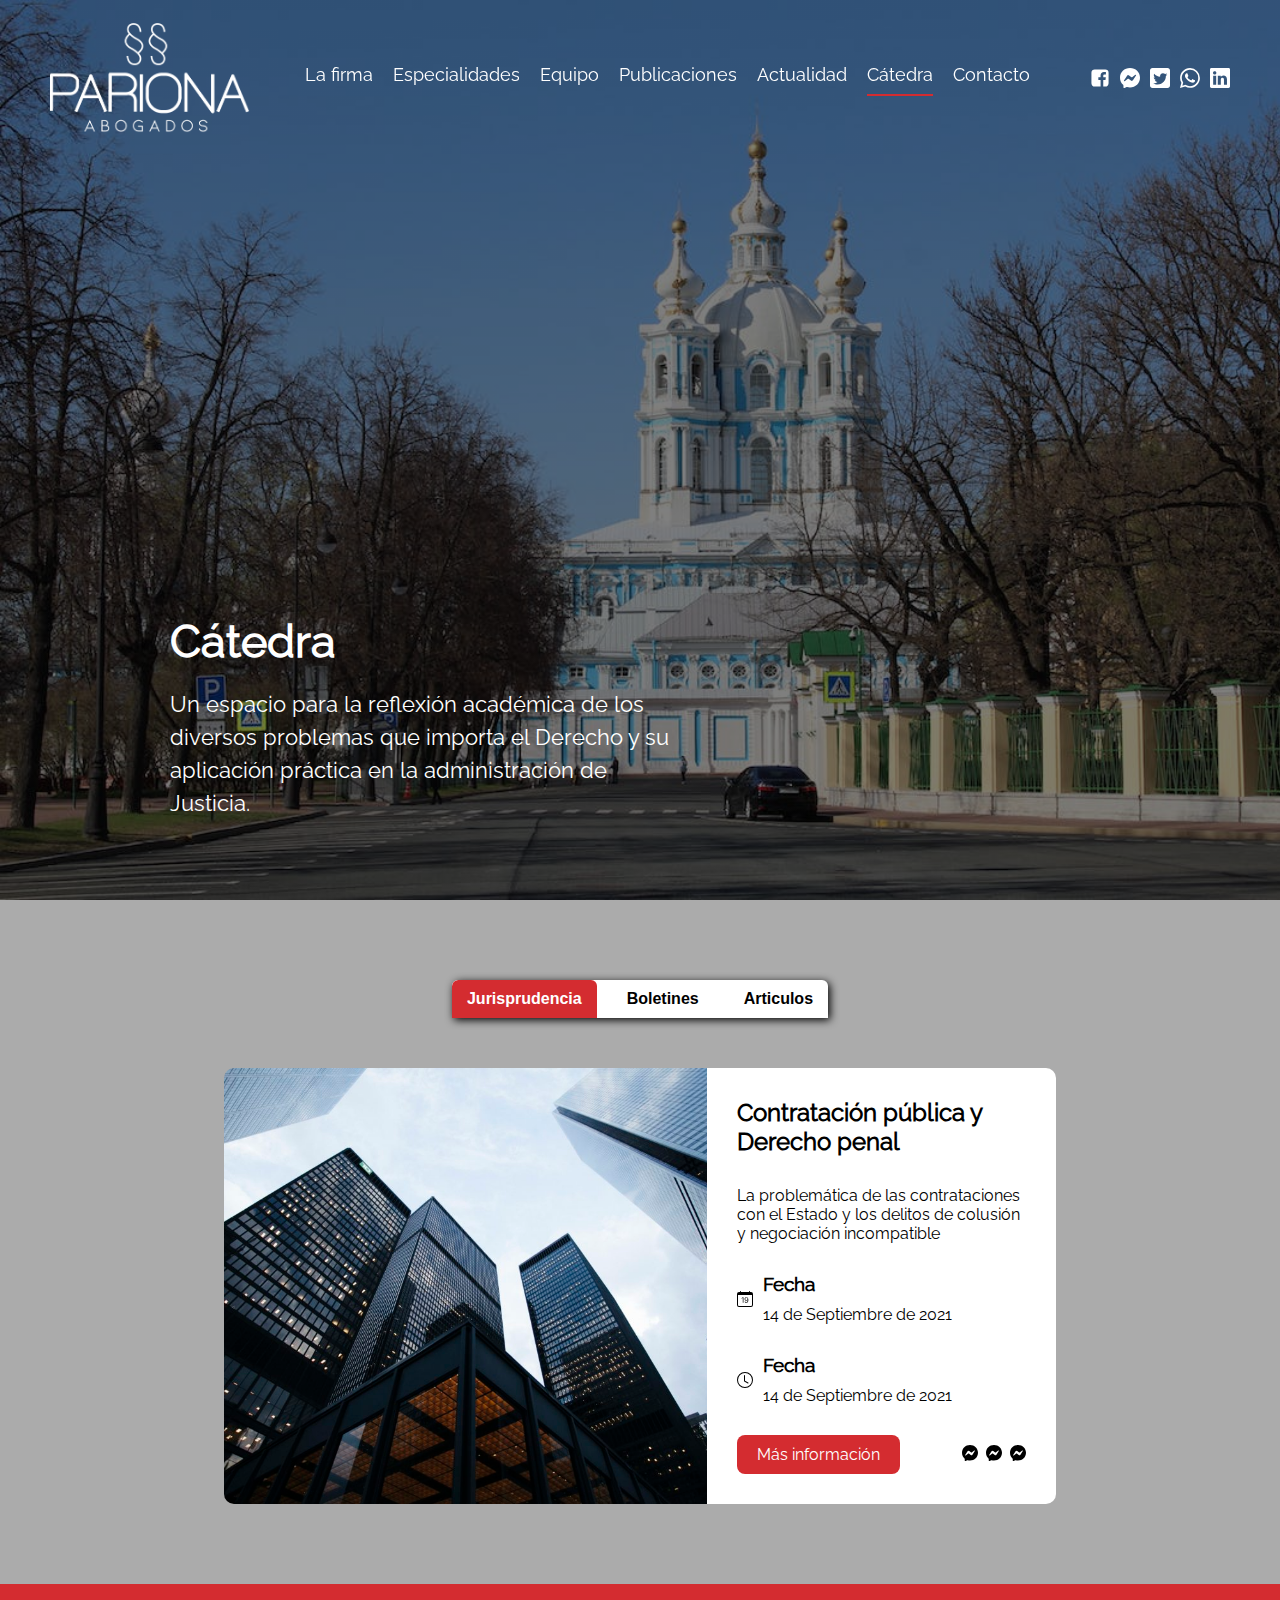
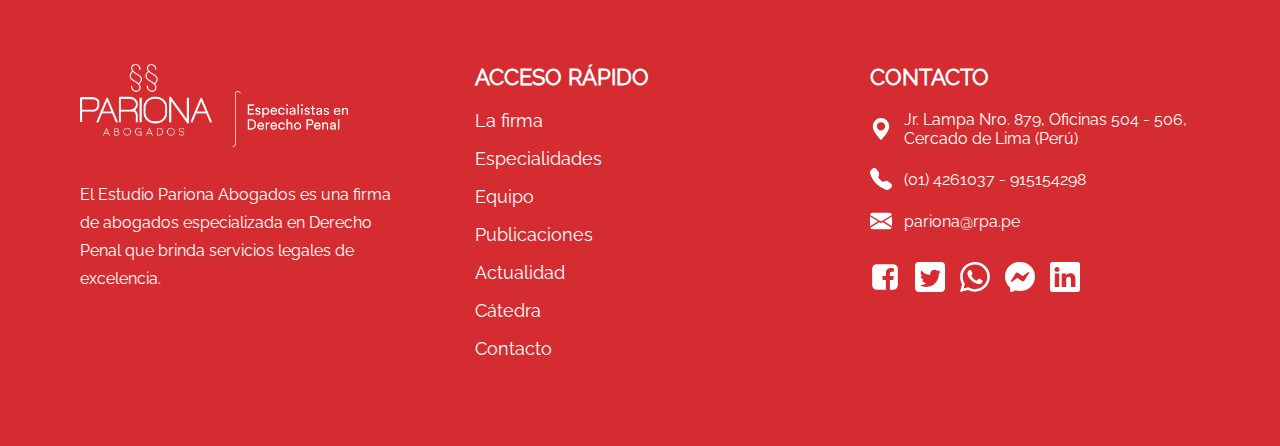
<file: Catedra/index.html>
<!DOCTYPE html>
<html lang="es">
<head>
    <meta charset="UTF-8">
    <meta http-equiv="X-UA-Compatible" content="IE=edge">
    <meta name="viewport" content="width=device-width, initial-scale=1.0">
    <meta name="robots" content="index, follow" />

    <title>Document</title>

    <meta name="description" content="" />
    <meta name="keywords" content="" />
    <link rel="canonical" href="https://panel7.es" />
    <meta name="author" content="https://marketing70.com" />
    <meta name="theme-color" content="#213242" />
    <link rel="stylesheet" href="../code/css/catedra.css" />
</head>
<body>
    <header>
        <div class="menu">
            <ul>
                <li><a href="../Firma/index.html">La firma</a></li>
                <li><a href="../Especialidades/index.html">Especialidades</a></li>
                <li><a href="../Equipo/index.html">Equipo</a></li>
                <li><a href="../Publicaciones/index.html">Publicaciones</a></li>
                <li><a href="../Actualidad/index.html">Actualidad</a></li>
                <li><a class="active" href="../Catedra/index.html">Cátedra</a></li>
                <li><a href="../Contacto/index.html">Contacto</a></li>
            </ul>
        </div>
        <button><img src="../rg/svg/menu.svg" alt="menu"></button>
        <a href="../index.html"><img class="logo" src="../rg/logo/logo-simple.png" alt="logo"></a>
        <ul>
            <li><a href="../Firma/index.html">La firma</a></li>
            <li><a href="../Especialidades/index.html">Especialidades</a></li>
            <li><a href="../Equipo/index.html">Equipo</a></li>
            <li><a href="../Publicaciones/index.html">Publicaciones</a></li>
            <li><a href="../Actualidad/index.html">Actualidad</a></li>
            <li><a class="active" href="../Catedra/index.html">Cátedra</a></li>
            <li><a href="../Contacto/index.html">Contacto</a></li>
        </ul>
        <div class="redes">
            <a href=""><img src="../rg/svg/facebook (1).svg" alt="redes"></a>
            <a href=""><img src="../rg/svg/messenger.svg" alt="redes"></a>
            <a href=""><img src="../rg/svg/5282551_tweet_twitter_twitter logo_icon.svg" alt="redes"></a>
            <a href=""><img src="../rg/svg/whatsapp.svg" alt="redes"></a>
            <a href=""><img src="../rg/svg/linkedin.svg" alt="redes"></a>
        </div>
    </header>

    <main>
        <section class="bg">
            <div>
                <h1>Cátedra</h1>
                <p>Un espacio para la reflexión académica de los diversos problemas que importa el Derecho y su aplicación práctica en la administración de Justicia.</p>
            </div>
        </section>

        <section class="carrusel">
            <div class="cont-buttons">
                <button>Jurisprudencia</button>
                <button>Boletines</button>
                <button>Articulos</button>
            </div>
            <div class="slider">
                <div class="sliderMove">
                    <div class="caja">
                        <div class="cont-img"><img src="../rg/img/empresa_compliance_penal.jpeg" alt="bg"></div>
                        <div class="cont-text">
                            <h2>Contratación pública y Derecho penal</h2>
                            <p>La problemática de las contrataciones con el Estado y los delitos de colusión y negociación incompatible</p>
                            <div class="cont-time">
                                <img src="../rg/svg/calendar-date.svg" alt="calendar">
                                <div>
                                    <h3>Fecha</h3>
                                    <span>14 de Septiembre de 2021</span>
                                </div>
                            </div>
                            <div class="cont-time">
                                <img src="../rg/svg/clock.svg" alt="calendar">
                                <div>
                                    <h3>Fecha</h3>
                                    <span>14 de Septiembre de 2021</span>
                                </div>
                            </div>
                            <div class="info">
                                <a href="">Más información</a>
                                <ul>
                                    <li><img src="../rg/svg/messenger.svg" alt="redes"></li>
                                    <li><img src="../rg/svg/messenger.svg" alt="redes"></li>
                                    <li><img src="../rg/svg/messenger.svg" alt="redes"></li>
                                </ul>
                            </div>
                        </div>
                    </div>
                    <div class="caja">
                        <div class="cont-img"><img src="../rg/img/Edificios_de_empresas_NY.jpg" alt="bg"></div>
                        <div class="cont-text">
                            <h2>El delito de lavado de activos</h2>
                            <p>La problemática de las contrataciones con el Estado y los delitos de colusión y negociación incompatible</p>
                            <div class="cont-time">
                                <img src="../rg/svg/calendar-date.svg" alt="calendar">
                                <div>
                                    <h3>Fecha</h3>
                                    <span>17 de Septiembre de 2021</span>
                                </div>
                            </div>
                            <div class="cont-time">
                                <img src="../rg/svg/clock.svg" alt="calendar">
                                <div>
                                    <h3>Fecha</h3>
                                    <span>21 de Septiembre de 2021</span>
                                </div>
                            </div>
                            <div class="info">
                                <a href="">Más información</a>
                                <ul>
                                    <li><img src="../rg/svg/messenger.svg" alt="redes"></li>
                                    <li><img src="../rg/svg/messenger.svg" alt="redes"></li>
                                    <li><img src="../rg/svg/messenger.svg" alt="redes"></li>
                                </ul>
                            </div>
                        </div>
                    </div>
                    <div class="caja">
                        <div class="cont-img"><img src="../rg/img/empresa_compliance_penal.jpeg" alt="bg"></div>
                        <div class="cont-text">
                            <h2>Contratación pública y Derecho penal</h2>
                            <p>La problemática de las contrataciones con el Estado y los delitos de colusión y negociación incompatible</p>
                            <div class="cont-time">
                                <img src="../rg/svg/calendar-date.svg" alt="calendar">
                                <div>
                                    <h3>Fecha</h3>
                                    <span>14 de Septiembre de 2021</span>
                                </div>
                            </div>
                            <div class="cont-time">
                                <img src="../rg/svg/clock.svg" alt="calendar">
                                <div>
                                    <h3>Fecha</h3>
                                    <span>14 de Septiembre de 2021</span>
                                </div>
                            </div>
                            <div class="info">
                                <a href="">Más información</a>
                                <ul>
                                    <li><img src="../rg/svg/messenger.svg" alt="redes"></li>
                                    <li><img src="../rg/svg/messenger.svg" alt="redes"></li>
                                    <li><img src="../rg/svg/messenger.svg" alt="redes"></li>
                                </ul>
                            </div>
                        </div>
                    </div>
                </div>
            </div>
        </section>
    </main>

    <footer>
        <div class="container">
            <img class="logo" src="../rg/logo/logo.png" alt="logo">
            <p>El Estudio Pariona Abogados es una firma de abogados especializada en Derecho Penal que brinda servicios legales de excelencia.</p>
        </div>
        <div class="container">
            <h3>ACCESO RÁPIDO</h3>
            <ul>
                <li><a href="../Firma/index.html">La firma</li></a>
                <li><a href="../Especialidades/index.html">Especialidades</li></a>
                <li><a href="../Equipo/index.html">Equipo</li></a>
                <li><a href="../Publicaciones/index.html">Publicaciones</li></a>
                <li><a href="../Actualidad/index.html">Actualidad</li></a>
                <li><a href="../Catedra/index.html">Cátedra</li></a>
                <li><a href="../Contacto/index.html">Contacto</li></a>
            </ul>
        </div>
        <div class="container">
            <h3>CONTACTO</h3>
            <div class="info">
                <img src="../rg/svg/geo-alt-fill.svg" alt="icon">
                <span>Jr. Lampa Nro. 879, Oficinas 504 - 506, Cercado de Lima (Perú)</span>
            </div>
            <div class="info">
                <img src="../rg/svg/telephone-fill.svg" alt="icon">
                <span>(01) 4261037 - 915154298</span>
            </div>
            <div class="info">
                <img src="../rg/svg/envelope-fill.svg" alt="icon">
                <span>pariona@rpa.pe</span>
            </div>
            <div class="redes">
                <a href=""><img src="../rg/svg/facebook (1).svg" alt="redes"></a>
                <a href=""><img src="../rg/svg/5282551_tweet_twitter_twitter logo_icon.svg" alt="redes"></a>
                <a href=""><img src="../rg/svg/whatsapp.svg" alt="redes"></a>
                <a href=""><img src="../rg/svg/messenger.svg" alt="redes"></a>
                <a href=""><img src="../rg/svg/linkedin.svg" alt="redes"></a>
            </div>
        </div>
    </footer>
</body>
<script src="../code/scripts/header.js"></script>
<script src="../code/scripts/carrusel.js"></script>
</html>
</file>
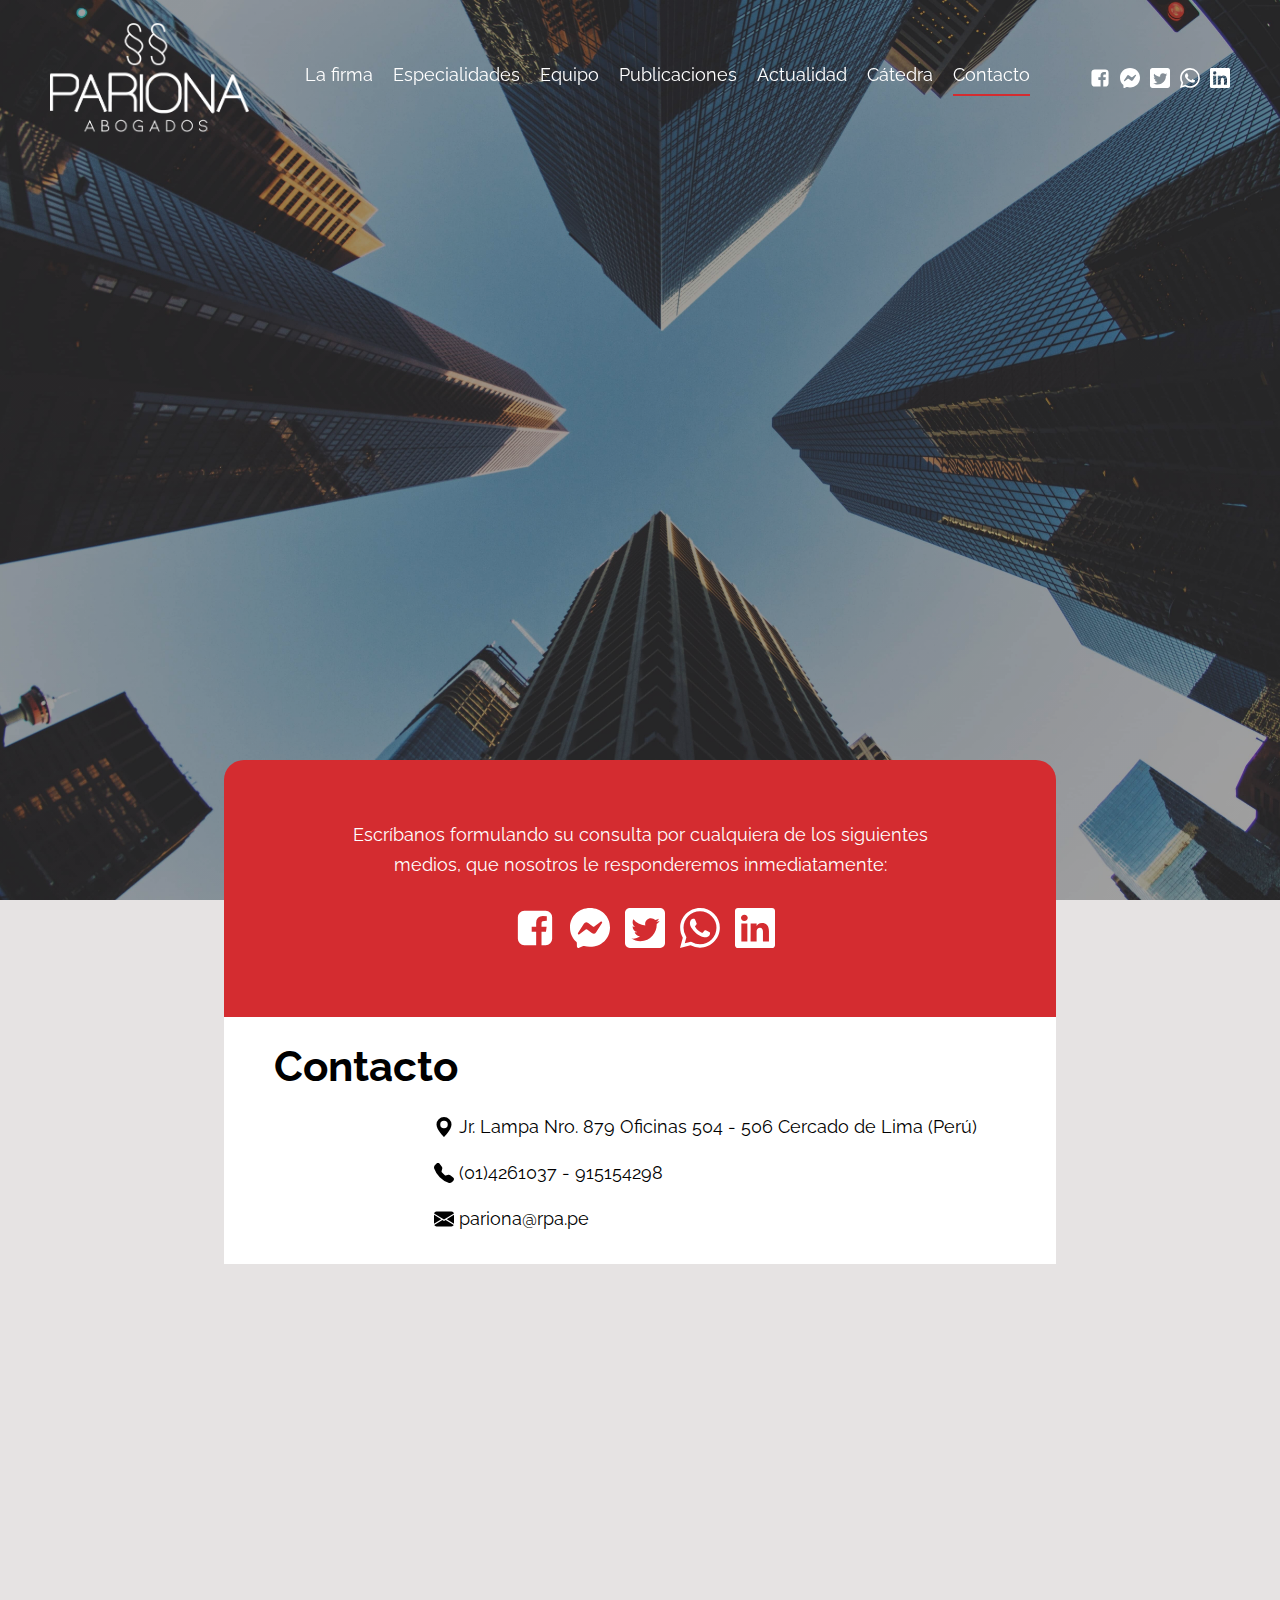
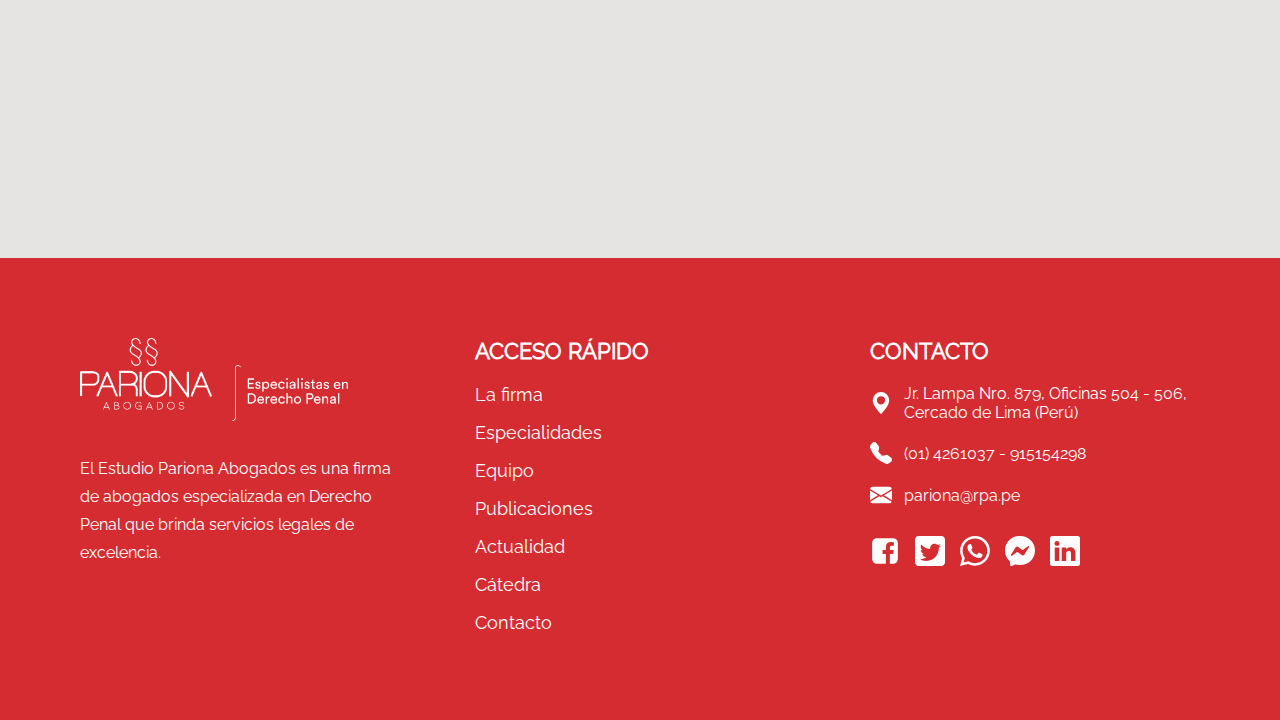
<file: Contacto/index.html>
<!DOCTYPE html>
<html lang="es">
<head>
    <meta charset="UTF-8">
    <meta http-equiv="X-UA-Compatible" content="IE=edge">
    <meta name="viewport" content="width=device-width, initial-scale=1.0">
    <meta name="robots" content="index, follow" />

    <title>Document</title>

    <meta name="description" content="" />
    <meta name="keywords" content="" />
    <link rel="canonical" href="https://panel7.es" />
    <meta name="author" content="https://marketing70.com" />
    <meta name="theme-color" content="#213242" />
    <link rel="stylesheet" href="../code/css/contacto.css" />
</head>
<body>
    <header>
        <div class="menu">
            <ul>
                <li><a href="../Firma/index.html">La firma</a></li>
                <li><a href="../Especialidades/index.html">Especialidades</a></li>
                <li><a href="../Equipo/index.html">Equipo</a></li>
                <li><a href="../Publicaciones/index.html">Publicaciones</a></li>
                <li><a href="../Actualidad/index.html">Actualidad</a></li>
                <li><a href="../Catedra/index.html">Cátedra</a></li>
                <li><a class="active" href="../Contacto/index.html">Contacto</a></li>
            </ul>
        </div>
        <button><img src="../rg/svg/menu.svg" alt="menu"></button>
        <a href="../index.html"><img class="logo" src="../rg/logo/logo-simple.png" alt="logo"></a>
        <ul>
            <li><a href="../Firma/index.html">La firma</a></li>
            <li><a href="../Especialidades/index.html">Especialidades</a></li>
            <li><a href="../Equipo/index.html">Equipo</a></li>
            <li><a href="../Publicaciones/index.html">Publicaciones</a></li>
            <li><a href="../Actualidad/index.html">Actualidad</a></li>
            <li><a href="../Catedra/index.html">Cátedra</a></li>
            <li><a class="active" href="../Contacto/index.html">Contacto</a></li>
        </ul>
        <div class="redes">
            <a href=""><img src="../rg/svg/facebook (1).svg" alt="redes"></a>
            <a href=""><img src="../rg/svg/messenger.svg" alt="redes"></a>
            <a href=""><img src="../rg/svg/5282551_tweet_twitter_twitter logo_icon.svg" alt="redes"></a>
            <a href=""><img src="../rg/svg/whatsapp.svg" alt="redes"></a>
            <a href=""><img src="../rg/svg/linkedin.svg" alt="redes"></a>
        </div>
    </header>

    <main>
        <section class="bg">
        </section>
        
        <section class="banner">
            <div class="red">
                <p>Escríbanos formulando su consulta por cualquiera de los siguientes medios, que nosotros le responderemos inmediatamente:</p>
                <div class="redes">
                    <a href=""><img src="../rg/svg/facebook (1).svg" alt="redes"></a>
                    <a href=""><img src="../rg/svg/messenger.svg" alt="redes"></a>
                    <a href=""><img src="../rg/svg/5282551_tweet_twitter_twitter logo_icon.svg" alt="redes"></a>
                    <a href=""><img src="../rg/svg/whatsapp.svg" alt="redes"></a>
                    <a href=""><img src="../rg/svg/linkedin.svg" alt="redes"></a>
                </div>
            </div>
            <div class="white">
                <h2>Contacto</h2>
                <div>
                    <img src="../rg/svg/geo-alt-fill.svg" alt="icon">
                    <span>Jr. Lampa Nro. 879 Oficinas 504 - 506 Cercado de Lima (Perú)</span>
                </div>
                <div>
                    <img src="../rg/svg/telephone-fill.svg" alt="icon">
                    <span>(01)4261037 - 915154298</span>
                </div>
                <div>
                    <img src="../rg/svg/envelope-fill.svg" alt="icon">
                    <span>pariona@rpa.pe</span>
                </div>
            </div>
            <div><iframe class="contacto__iframe" src="https://www.google.com/maps/embed?pb=!1m18!1m12!1m3!1d975.4692147813673!2d-77.03298627076606!3d-12.051992687921588!2m3!1f0!2f0!3f0!3m2!1i1024!2i768!4f13.1!3m3!1m2!1s0x9105c8b79322f111%3A0x7663180bbbf6af42!2sPariona%20Abogados!5e0!3m2!1ses!2spe!4v1631391426408!5m2!1ses!2spe" width="800" height="1800" style="border:0;" allowfullscreen="" loading="lazy"></iframe></div>
        </section>
    </main>

    <footer>
        <div class="container">
            <img class="logo" src="../rg/logo/logo.png" alt="logo">
            <p>El Estudio Pariona Abogados es una firma de abogados especializada en Derecho Penal que brinda servicios legales de excelencia.</p>
        </div>
        <div class="container">
            <h3>ACCESO RÁPIDO</h3>
            <ul>
                <li><a href="../Firma/index.html">La firma</li></a>
                <li><a href="../Especialidades/index.html">Especialidades</li></a>
                <li><a href="../Equipo/index.html">Equipo</li></a>
                <li><a href="../Publicaciones/index.html">Publicaciones</li></a>
                <li><a href="../Actualidad/index.html">Actualidad</li></a>
                <li><a href="../Catedra/index.html">Cátedra</li></a>
                <li><a href="../Contacto/index.html">Contacto</li></a>
            </ul>
        </div>
        <div class="container">
            <h3>CONTACTO</h3>
            <div class="info">
                <img src="../rg/svg/geo-alt-fill.svg" alt="icon">
                <span>Jr. Lampa Nro. 879, Oficinas 504 - 506, Cercado de Lima (Perú)</span>
            </div>
            <div class="info">
                <img src="../rg/svg/telephone-fill.svg" alt="icon">
                <span>(01) 4261037 - 915154298</span>
            </div>
            <div class="info">
                <img src="../rg/svg/envelope-fill.svg" alt="icon">
                <span>pariona@rpa.pe</span>
            </div>
            <div class="redes">
                <a href=""><img src="../rg/svg/facebook (1).svg" alt="redes"></a>
                <a href=""><img src="../rg/svg/5282551_tweet_twitter_twitter logo_icon.svg" alt="redes"></a>
                <a href=""><img src="../rg/svg/whatsapp.svg" alt="redes"></a>
                <a href=""><img src="../rg/svg/messenger.svg" alt="redes"></a>
                <a href=""><img src="../rg/svg/linkedin.svg" alt="redes"></a>
            </div>
        </div>
    </footer>
</body>
<script src="../code/scripts/header.js"></script>
</html>
</file>
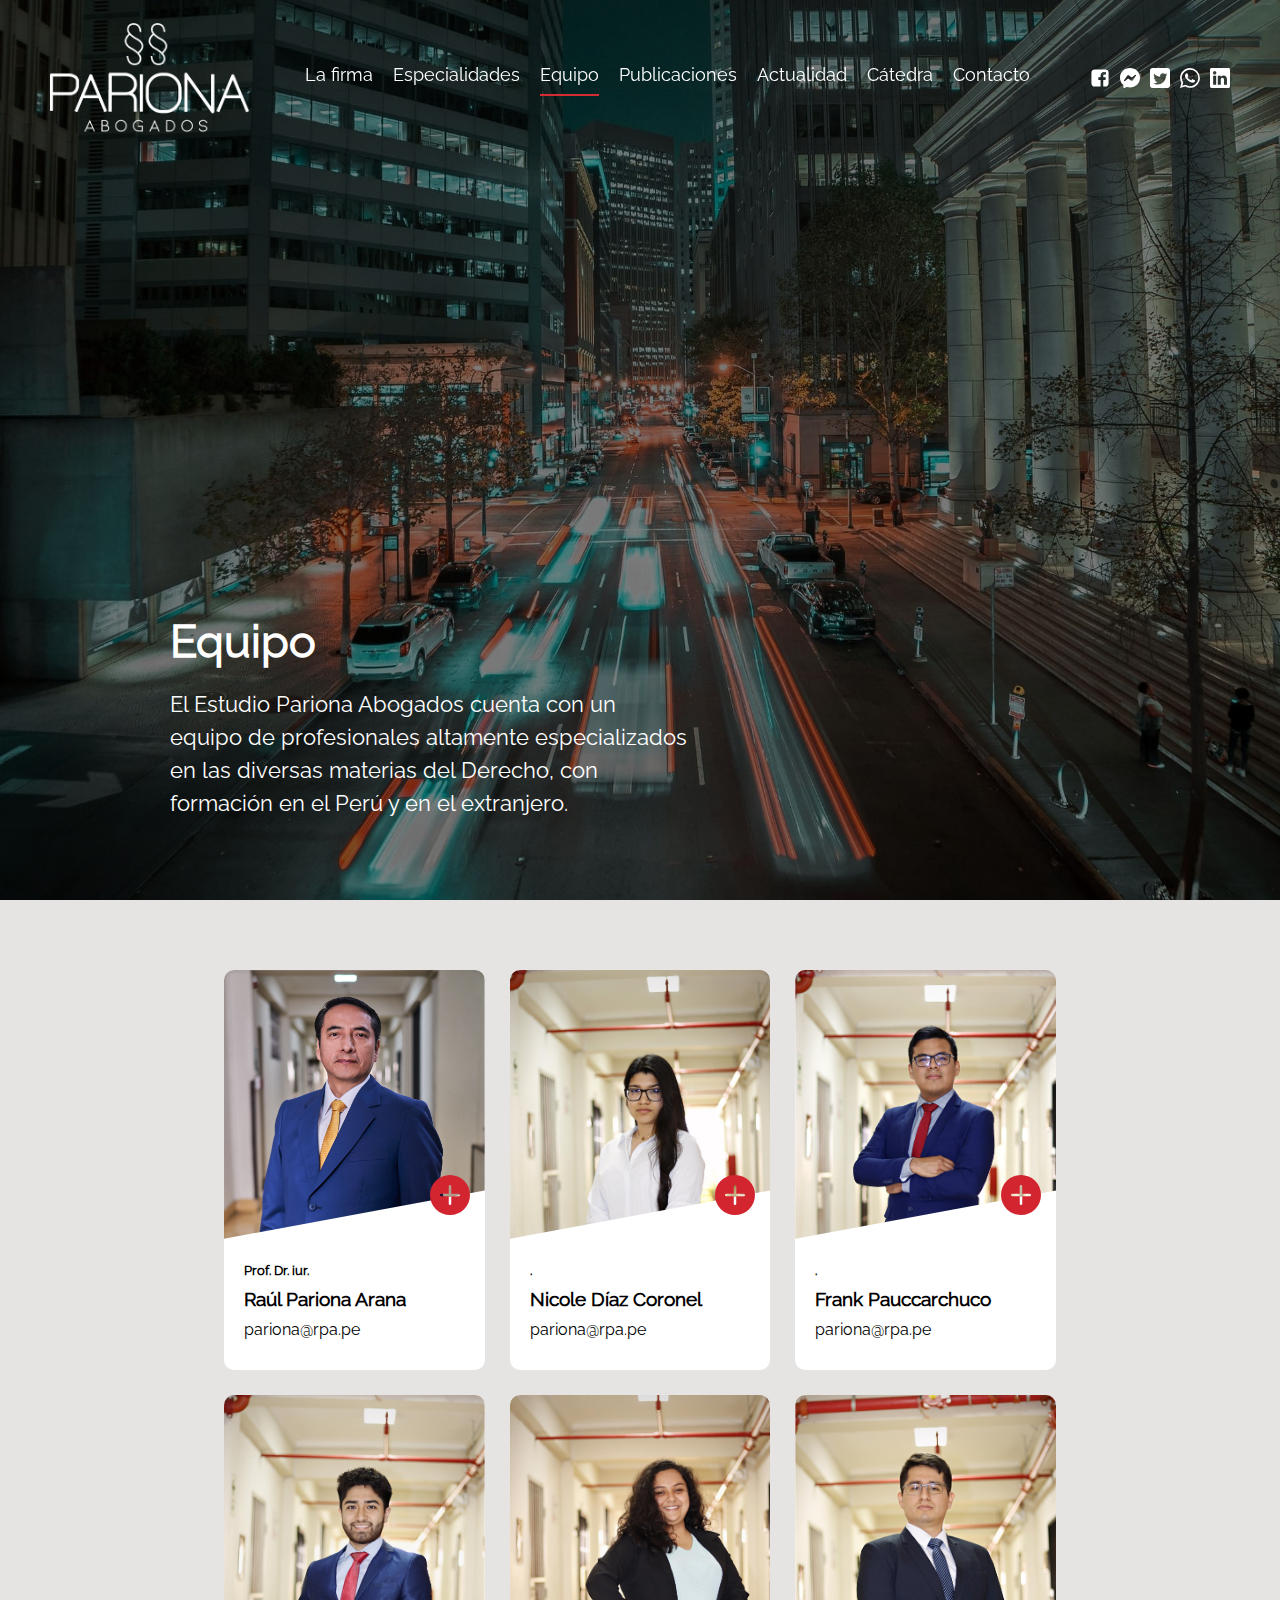
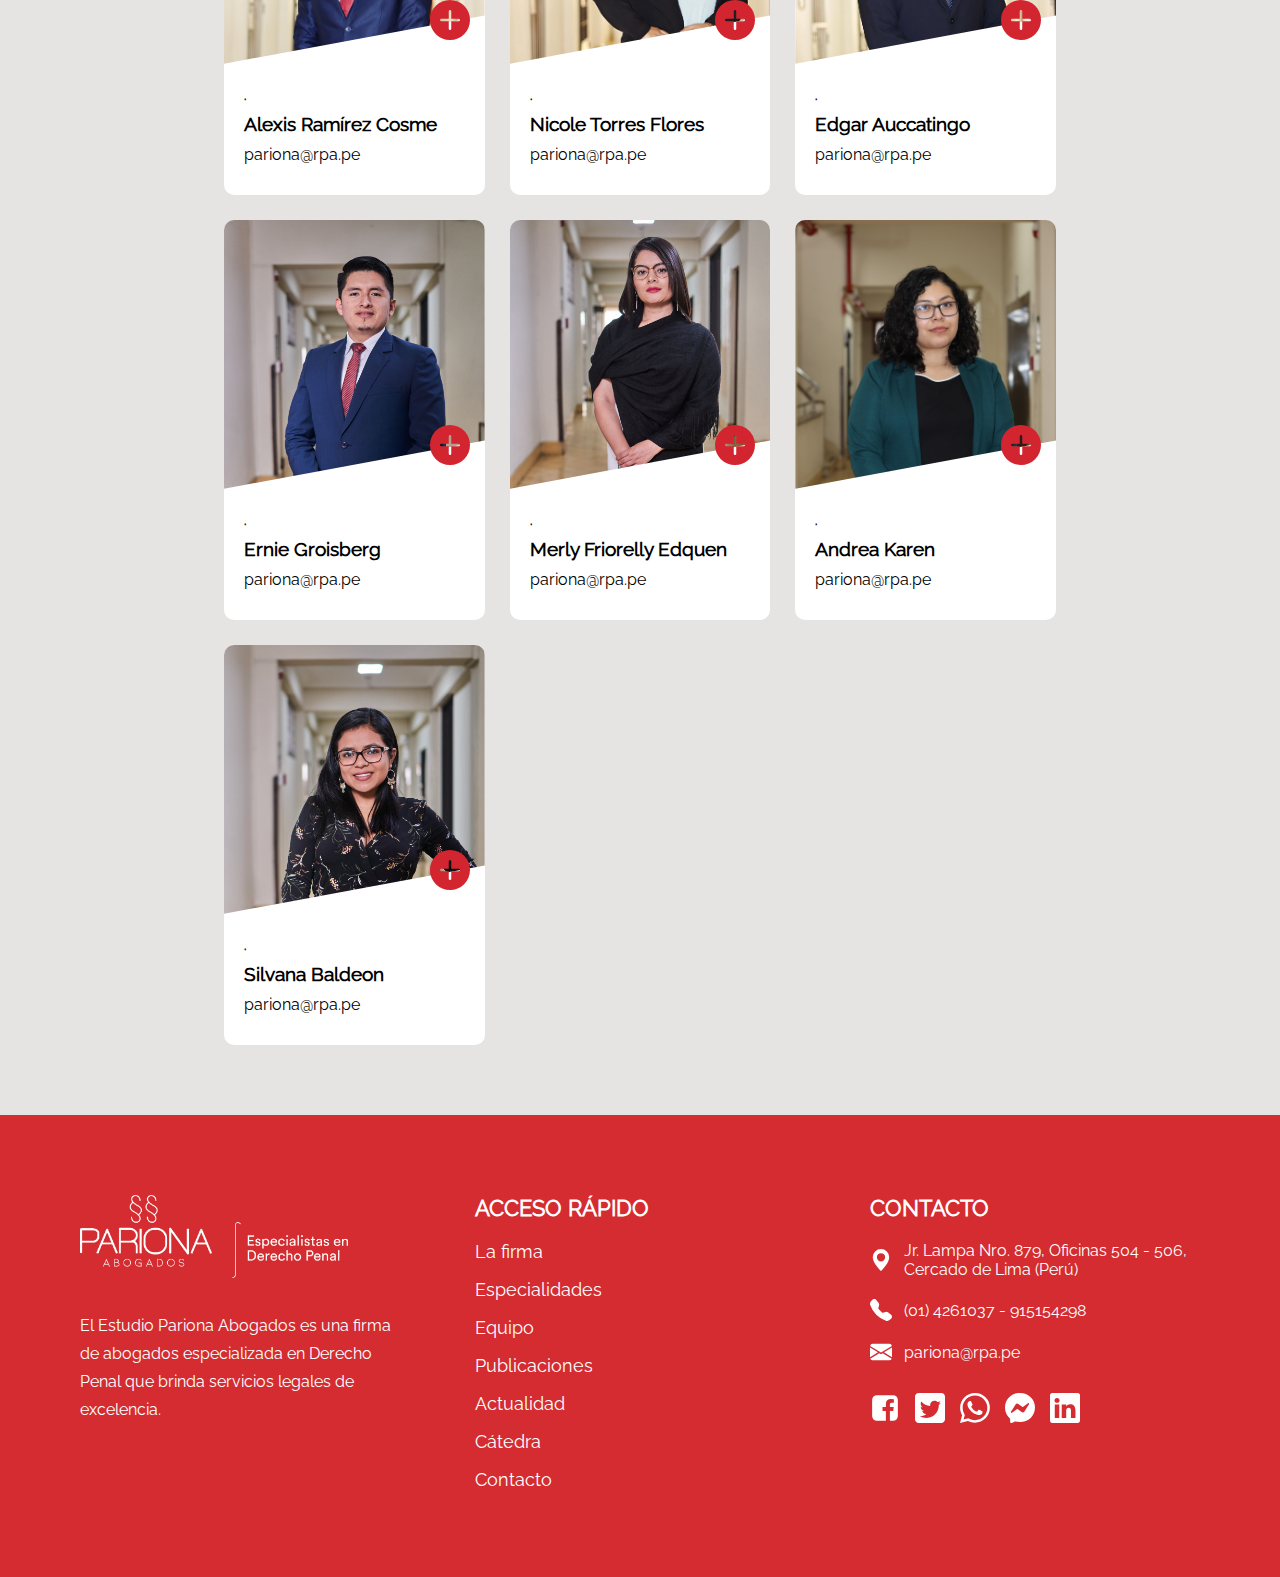
<file: Equipo/index.html>
<!DOCTYPE html>
<html lang="en">
<head>
    <meta charset="UTF-8">
    <meta http-equiv="X-UA-Compatible" content="IE=edge">
    <meta name="viewport" content="width=device-width, initial-scale=1.0">
    <meta name="robots" content="index, follow" />

    <title>Document</title>

    <meta name="description" content="" />
    <meta name="keywords" content="" />
    <link rel="canonical" href="https://panel7.es" />
    <meta name="author" content="https://marketing70.com" />
    <meta name="theme-color" content="#213242" />
    <link rel="stylesheet" href="../code/css/equipo.css" />
</head>
<body>
    <header>
        <div class="menu">
            <ul>
                <li><a href="../Firma/index.html">La firma</a></li>
                <li><a href="../Especialidades/index.html">Especialidades</a></li>
                <li><a class="active" href="../Equipo/index.html">Equipo</a></li>
                <li><a href="../Publicaciones/index.html">Publicaciones</a></li>
                <li><a href="../Actualidad/index.html">Actualidad</a></li>
                <li><a href="../Catedra/index.html">Cátedra</a></li>
                <li><a href="../Contacto/index.html">Contacto</a></li>
            </ul>
        </div>
        <button><img src="../rg/svg/menu.svg" alt="menu"></button>
        <a href="../index.html"><img class="logo" src="../rg/logo/logo-simple.png" alt="logo"></a>
        <ul>
            <li><a href="../Firma/index.html">La firma</a></li>
            <li><a href="../Especialidades/index.html">Especialidades</a></li>
            <li><a class="active" href="../Equipo/index.html">Equipo</a></li>
            <li><a href="../Publicaciones/index.html">Publicaciones</a></li>
            <li><a href="../Actualidad/index.html">Actualidad</a></li>
            <li><a href="../Catedra/index.html">Cátedra</a></li>
            <li><a href="../Contacto/index.html">Contacto</a></li>
        </ul>
        <div class="redes">
            <a href=""><img src="../rg/svg/facebook (1).svg" alt="redes"></a>
            <a href=""><img src="../rg/svg/messenger.svg" alt="redes"></a>
            <a href=""><img src="../rg/svg/5282551_tweet_twitter_twitter logo_icon.svg" alt="redes"></a>
            <a href=""><img src="../rg/svg/whatsapp.svg" alt="redes"></a>
            <a href=""><img src="../rg/svg/linkedin.svg" alt="redes"></a>
        </div>
    </header>

    <main>
        <section class="bg">
            <div>
                <h1>Equipo</h1>
                <p>El Estudio Pariona Abogados cuenta con un equipo de profesionales altamente especializados en las diversas materias del Derecho, con formación en el Perú y en el extranjero.</p>
            </div>
        </section>

        <section class="persons">
            <div class="box-grid">
                <div class="card">
                    <img src="../rg/img/equipo/Raul_RPA_2021.jpg" alt="person">
                    <div>
                        <img src="../rg/svg/plus-circle-fill.svg" alt="plus">
                        <h5>Prof. Dr. iur.</h5>
                        <h3>Raúl Pariona Arana</h3>
                        <a href="">pariona@rpa.pe</a>
                    </div>
                </div>
                <div class="card">
                    <img src="../rg/img/equipo/Diseño_sin_título.jpg" alt="person">
                    <div>
                        <img src="../rg/svg/plus-circle-fill.svg" alt="plus">
                        <h5>.</h5>
                        <h3>Nicole Díaz Coronel</h3>
                        <a href="">pariona@rpa.pe</a>
                    </div>
                </div>
                <div class="card">
                    <img src="../rg/img/equipo/Diseño_sin_título.png" alt="person">
                    <div>
                        <img src="../rg/svg/plus-circle-fill.svg" alt="plus">
                        <h5>.</h5>
                        <h3>Frank Pauccarchuco</h3>
                        <a href="">pariona@rpa.pe</a>
                    </div>
                </div>
                <div class="card">
                    <img src="../rg/img/equipo/Diseño_sin_título_1.jpg" alt="person">
                    <div>
                        <img src="../rg/svg/plus-circle-fill.svg" alt="plus">
                        <h5>.</h5>
                        <h3>Alexis Ramírez Cosme</h3>
                        <a href="">pariona@rpa.pe</a>
                    </div>
                </div>
                <div class="card">
                    <img src="../rg/img/equipo/Diseño_sin_título_2.jpg" alt="person">
                    <div>
                        <img src="../rg/svg/plus-circle-fill.svg" alt="plus">
                        <h5>.</h5>
                        <h3>Nicole Torres Flores</h3>
                        <a href="">pariona@rpa.pe</a>
                    </div>
                </div>
                <div class="card">
                    <img src="../rg/img/equipo/Diseño_sin_título_3.jpg" alt="person">
                    <div>
                        <img src="../rg/svg/plus-circle-fill.svg" alt="plus">
                        <h5>.</h5>
                        <h3>Edgar Auccatingo</h3>
                        <a href="">pariona@rpa.pe</a>
                    </div>
                </div>
                <div class="card">
                    <img src="../rg/img/equipo/Ernie_RPA_2021.jpg" alt="person">
                    <div>
                        <img src="../rg/svg/plus-circle-fill.svg" alt="plus">
                        <h5>.</h5>
                        <h3>Ernie Groisberg</h3>
                        <a href="">pariona@rpa.pe</a>
                    </div>
                </div>
                <div class="card">
                    <img src="../rg/img/equipo/Merly_RPA_2021.jpg" alt="person">
                    <div>
                        <img src="../rg/svg/plus-circle-fill.svg" alt="plus">
                        <h5>.</h5>
                        <h3>Merly Friorelly Edquen</h3>
                        <a href="">pariona@rpa.pe</a>
                    </div>
                </div>
                <div class="card">
                    <img src="../rg/img/equipo/Nueva_foto_de_Andrea.jpg" alt="person">
                    <div>
                        <img src="../rg/svg/plus-circle-fill.svg" alt="plus">
                        <h5>.</h5>
                        <h3>Andrea Karen</h3>
                        <a href="">pariona@rpa.pe</a>
                    </div>
                </div>
                <div class="card">
                    <img src="../rg/img/equipo/Silvana_RPA_2021.jpg" alt="person">
                    <div>
                        <img src="../rg/svg/plus-circle-fill.svg" alt="plus">
                        <h5>.</h5>
                        <h3>Silvana Baldeon</h3>
                        <a href="">pariona@rpa.pe</a>
                    </div>
                </div>                
            </div>
        </section>
    </main>

    <footer>
        <div class="container">
            <img class="logo" src="../rg/logo/logo.png" alt="logo">
            <p>El Estudio Pariona Abogados es una firma de abogados especializada en Derecho Penal que brinda servicios legales de excelencia.</p>
        </div>
        <div class="container">
            <h3>ACCESO RÁPIDO</h3>
            <ul>
                <li><a href="../Firma/index.html">La firma</li></a>
                <li><a href="../Especialidades/index.html">Especialidades</li></a>
                <li><a href="../Equipo/index.html">Equipo</li></a>
                <li><a href="../Publicaciones/index.html">Publicaciones</li></a>
                <li><a href="../Actualidad/index.html">Actualidad</li></a>
                <li><a href="../Catedra/index.html">Cátedra</li></a>
                <li><a href="../Contacto/index.html">Contacto</li></a>
            </ul>
        </div>
        <div class="container">
            <h3>CONTACTO</h3>
            <div class="info">
                <img src="../rg/svg/geo-alt-fill.svg" alt="icon">
                <span>Jr. Lampa Nro. 879, Oficinas 504 - 506, Cercado de Lima (Perú)</span>
            </div>
            <div class="info">
                <img src="../rg/svg/telephone-fill.svg" alt="icon">
                <span>(01) 4261037 - 915154298</span>
            </div>
            <div class="info">
                <img src="../rg/svg/envelope-fill.svg" alt="icon">
                <span>pariona@rpa.pe</span>
            </div>
            <div class="redes">
                <a href=""><img src="../rg/svg/facebook (1).svg" alt="redes"></a>
                <a href=""><img src="../rg/svg/5282551_tweet_twitter_twitter logo_icon.svg" alt="redes"></a>
                <a href=""><img src="../rg/svg/whatsapp.svg" alt="redes"></a>
                <a href=""><img src="../rg/svg/messenger.svg" alt="redes"></a>
                <a href=""><img src="../rg/svg/linkedin.svg" alt="redes"></a>
            </div>
        </div>
    </footer>
</body>
<script src="../code/scripts/carrusel.js"></script>
<script src="../code/scripts/header.js"></script>
</html>
</file>
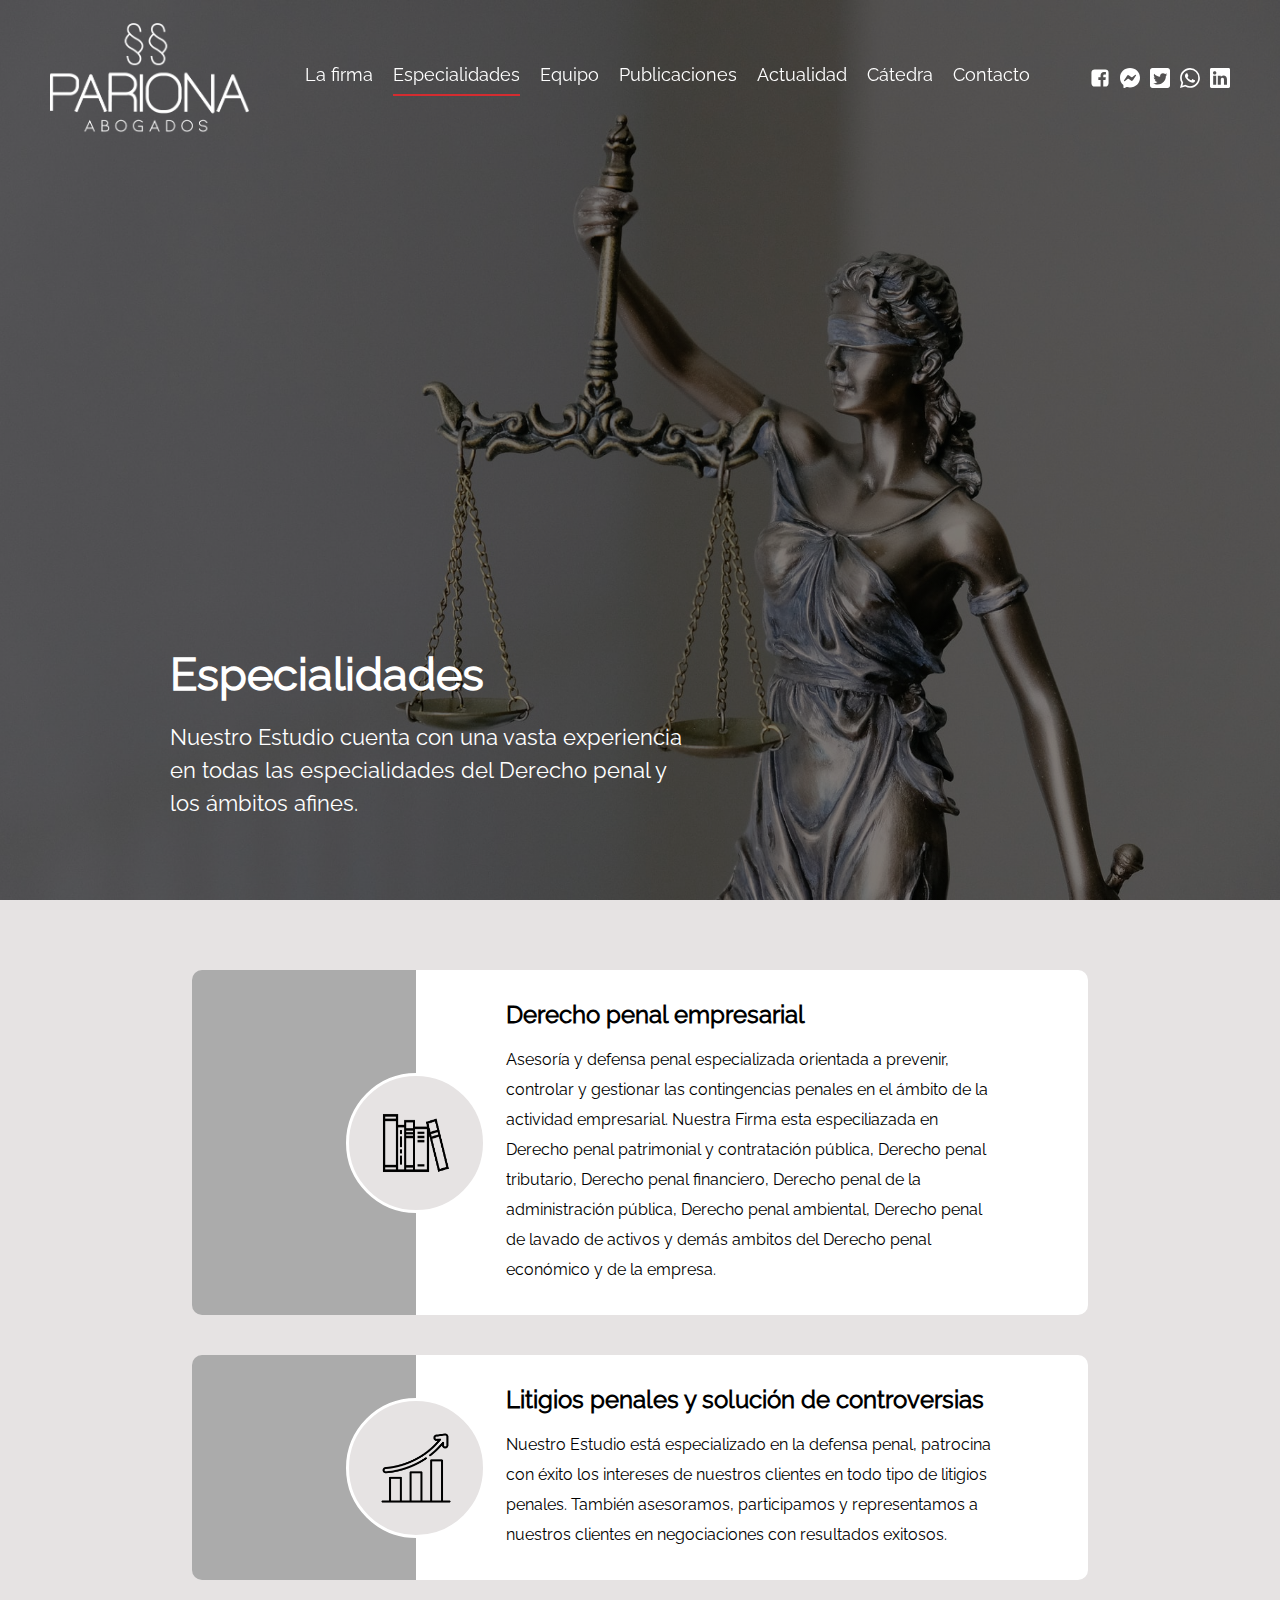
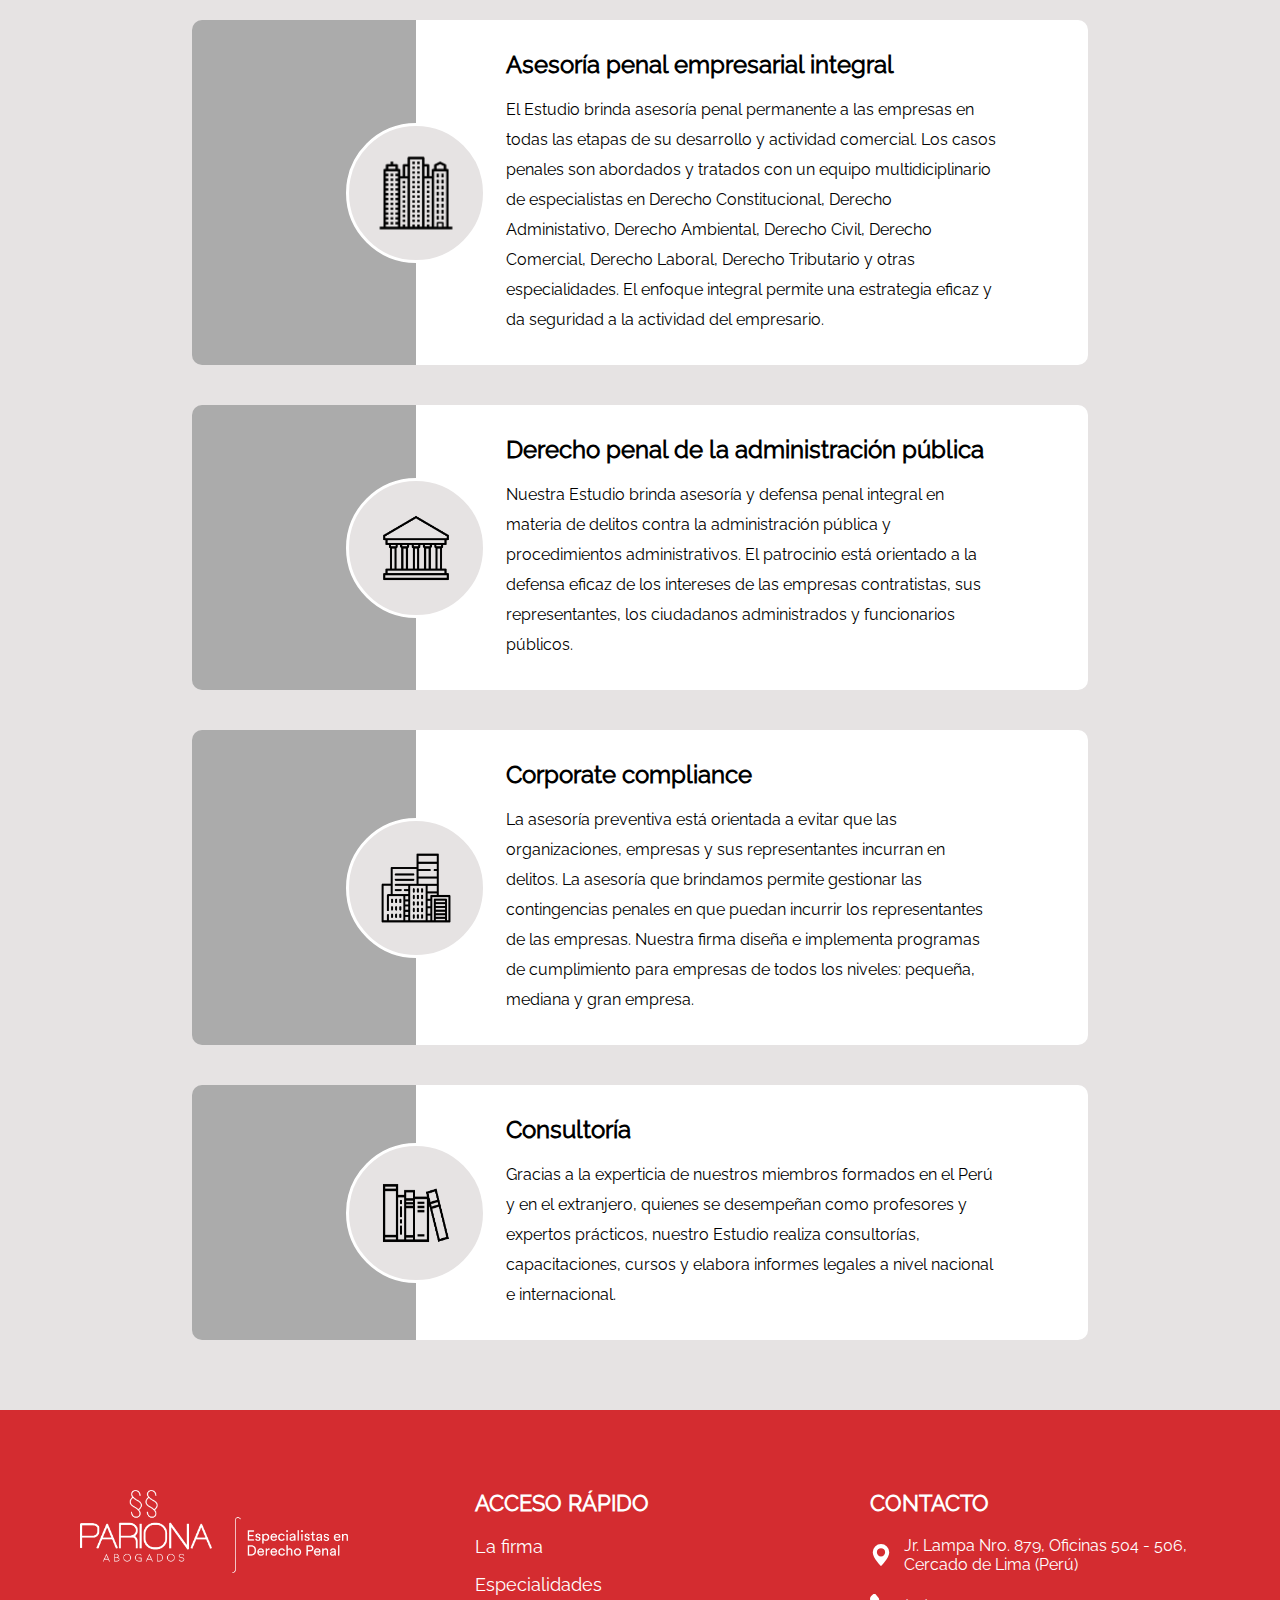
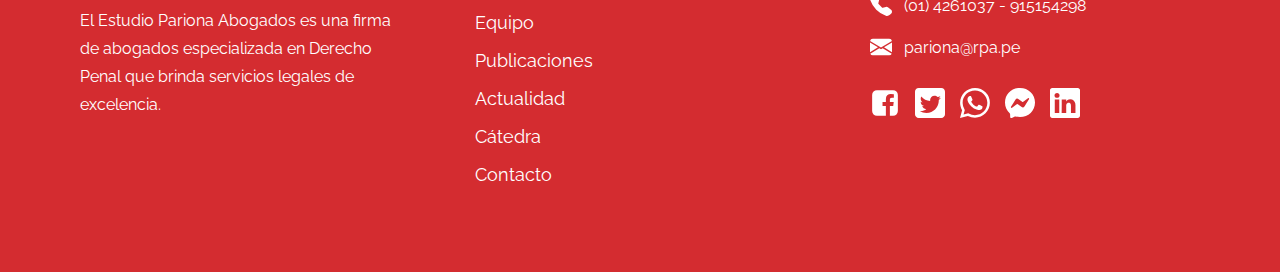
<file: Especialidades/index.html>
<!DOCTYPE html>
<html lang="es">
<head>
    <meta charset="UTF-8">
    <meta http-equiv="X-UA-Compatible" content="IE=edge">
    <meta name="viewport" content="width=device-width, initial-scale=1.0">
    <meta name="robots" content="index, follow" />

    <title>Document</title>

    <meta name="description" content="" />
    <meta name="keywords" content="" />
    <link rel="canonical" href="https://panel7.es" />
    <meta name="author" content="https://marketing70.com" />
    <meta name="theme-color" content="#213242" />
    <link rel="stylesheet" href="../code/css/especialidades.css" />
</head>
<body>
    <header>
        <div class="menu">
            <ul>
                <li><a href="../Firma/index.html">La firma</a></li>
                <li><a class="active" href="../Especialidades/index.html">Especialidades</a></li>
                <li><a href="../Equipo/index.html">Equipo</a></li>
                <li><a href="../Publicaciones/index.html">Publicaciones</a></li>
                <li><a href="../Actualidad/index.html">Actualidad</a></li>
                <li><a href="../Catedra/index.html">Cátedra</a></li>
                <li><a href="../Contacto/index.html">Contacto</a></li>
            </ul>
        </div>
        <button><img src="../rg/svg/menu.svg" alt="menu"></button>
        <a href="../index.html"><img class="logo" src="../rg/logo/logo-simple.png" alt="logo"></a>
        <ul>
            <li><a href="../Firma/index.html">La firma</a></li>
            <li><a class="active" href="../Especialidades/index.html">Especialidades</a></li>
            <li><a href="../Equipo/index.html">Equipo</a></li>
            <li><a href="../Publicaciones/index.html">Publicaciones</a></li>
            <li><a href="../Actualidad/index.html">Actualidad</a></li>
            <li><a href="../Catedra/index.html">Cátedra</a></li>
            <li><a href="../Contacto/index.html">Contacto</a></li>
        </ul>
        <div class="redes">
            <a href=""><img src="../rg/svg/facebook (1).svg" alt="redes"></a>
            <a href=""><img src="../rg/svg/messenger.svg" alt="redes"></a>
            <a href=""><img src="../rg/svg/5282551_tweet_twitter_twitter logo_icon.svg" alt="redes"></a>
            <a href=""><img src="../rg/svg/whatsapp.svg" alt="redes"></a>
            <a href=""><img src="../rg/svg/linkedin.svg" alt="redes"></a>
        </div>
    </header>
    
    <main>
        <section class="bg">
            <div>
                <h1>Especialidades</h1>
                <p>Nuestro Estudio cuenta con una vasta experiencia en todas las especialidades del Derecho penal y los ámbitos afines.</p>
            </div>
        </section>

        <section class="cont-cards">
            <div class="card">
                <div class="cont-img">
                    <div><img src="../rg/img/icon-consultoria.png" alt="icon"></div>
                </div>
                <div class="cont-text">
                    <h2>Derecho penal empresarial</h2>
                    <p>Asesoría y defensa penal especializada orientada a prevenir, controlar y gestionar las contingencias penales en el ámbito de la actividad empresarial.
                        Nuestra Firma esta especiliazada en Derecho penal patrimonial y contratación pública, Derecho penal tributario, Derecho penal financiero, Derecho penal de la administración pública, Derecho penal ambiental, Derecho penal de lavado de activos y demás ambitos del Derecho penal económico y de la empresa.</p>
                </div>
            </div>
            <div class="card">
                <div class="cont-img">
                    <div><img src="../rg/img/icon-asesoria-penal-empresarial.png" alt="icon"></div>
                </div>
                <div class="cont-text">
                    <h2>Litigios penales y solución de controversias</h2>
                    <p>Nuestro Estudio está especializado en la defensa penal, patrocina con éxito los intereses de nuestros clientes en todo tipo de litigios penales.
                        También asesoramos, participamos y representamos a nuestros clientes en negociaciones con resultados exitosos.</p>
                </div>
            </div>
            <div class="card">
                <div class="cont-img">
                    <div><img src="../rg/img/icon-corporate-compliance.png" alt="icon"></div>
                </div>
                <div class="cont-text">
                    <h2>Asesoría penal empresarial integral</h2>
                    <p>El Estudio brinda asesoría penal permanente a las empresas en todas las etapas de su desarrollo y actividad comercial.
                        Los casos penales son abordados y tratados con un equipo multidiciplinario de especialistas en Derecho Constitucional, Derecho Administativo, Derecho Ambiental, Derecho Civil, Derecho Comercial, Derecho Laboral, Derecho Tributario y otras especialidades.
                        El enfoque integral permite una estrategia eficaz y da seguridad a la actividad del empresario.</p>
                </div>
            </div>
            <div class="card">
                <div class="cont-img">
                    <div><img src="../rg/img/icon-derecho-penal-administracion-publica.png" alt="icon"></div>
                </div>
                <div class="cont-text">
                    <h2>Derecho penal de la administración pública</h2>
                    <p>Nuestra Estudio brinda asesoría y defensa penal integral en materia de delitos contra la administración pública y procedimientos administrativos.
                        El patrocinio está orientado a la defensa eficaz de los intereses de las empresas contratistas, sus representantes, los ciudadanos administrados y funcionarios públicos.</p>
                </div>
            </div>
            <div class="card">
                <div class="cont-img">
                    <div><img src="../rg/img/icon-derecho-penal-empresarial.png" alt="icon"></div>
                </div>
                <div class="cont-text">
                    <h2>Corporate compliance</h2>
                    <p>La asesoría preventiva está orientada a evitar que las organizaciones, empresas y sus representantes incurran en delitos.
                        La asesoría que brindamos permite gestionar las contingencias penales en que puedan incurrir los representantes de las empresas.
                        Nuestra firma diseña e implementa programas de cumplimiento para empresas de todos los niveles: pequeña, mediana y gran empresa.</p>
                </div>
            </div>
            <div class="card">
                <div class="cont-img">
                    <div><img src="../rg/img/icon-consultoria.png" alt="icon"></div>
                </div>
                <div class="cont-text">
                    <h2>Consultoría</h2>
                    <p>Gracias a la experticia de nuestros miembros formados en el Perú y en el extranjero, quienes se desempeñan como profesores y expertos prácticos, nuestro Estudio realiza consultorías, capacitaciones, cursos y elabora informes legales a nivel nacional e internacional.</p>
                </div>
            </div>
        </section>
    </main>

    <footer>
        <div class="container">
            <img class="logo" src="../rg/logo/logo.png" alt="logo">
            <p>El Estudio Pariona Abogados es una firma de abogados especializada en Derecho Penal que brinda servicios legales de excelencia.</p>
        </div>
        <div class="container">
            <h3>ACCESO RÁPIDO</h3>
            <ul>
                <li><a href="../Firma/index.html">La firma</li></a>
                <li><a href="../Especialidades/index.html">Especialidades</li></a>
                <li><a href="../Equipo/index.html">Equipo</li></a>
                <li><a href="../Publicaciones/index.html">Publicaciones</li></a>
                <li><a href="../Actualidad/index.html">Actualidad</li></a>
                <li><a href="../Catedra/index.html">Cátedra</li></a>
                <li><a href="../Contacto/index.html">Contacto</li></a>
            </ul>
        </div>
        <div class="container">
            <h3>CONTACTO</h3>
            <div class="info">
                <img src="../rg/svg/geo-alt-fill.svg" alt="icon">
                <span>Jr. Lampa Nro. 879, Oficinas 504 - 506, Cercado de Lima (Perú)</span>
            </div>
            <div class="info">
                <img src="../rg/svg/telephone-fill.svg" alt="icon">
                <span>(01) 4261037 - 915154298</span>
            </div>
            <div class="info">
                <img src="../rg/svg/envelope-fill.svg" alt="icon">
                <span>pariona@rpa.pe</span>
            </div>
            <div class="redes">
                <a href=""><img src="../rg/svg/facebook (1).svg" alt="redes"></a>
                <a href=""><img src="../rg/svg/5282551_tweet_twitter_twitter logo_icon.svg" alt="redes"></a>
                <a href=""><img src="../rg/svg/whatsapp.svg" alt="redes"></a>
                <a href=""><img src="../rg/svg/messenger.svg" alt="redes"></a>
                <a href=""><img src="../rg/svg/linkedin.svg" alt="redes"></a>
            </div>
        </div>
    </footer>
</body>
<script src="../code/scripts/header.js"></script>
</html>
</file>
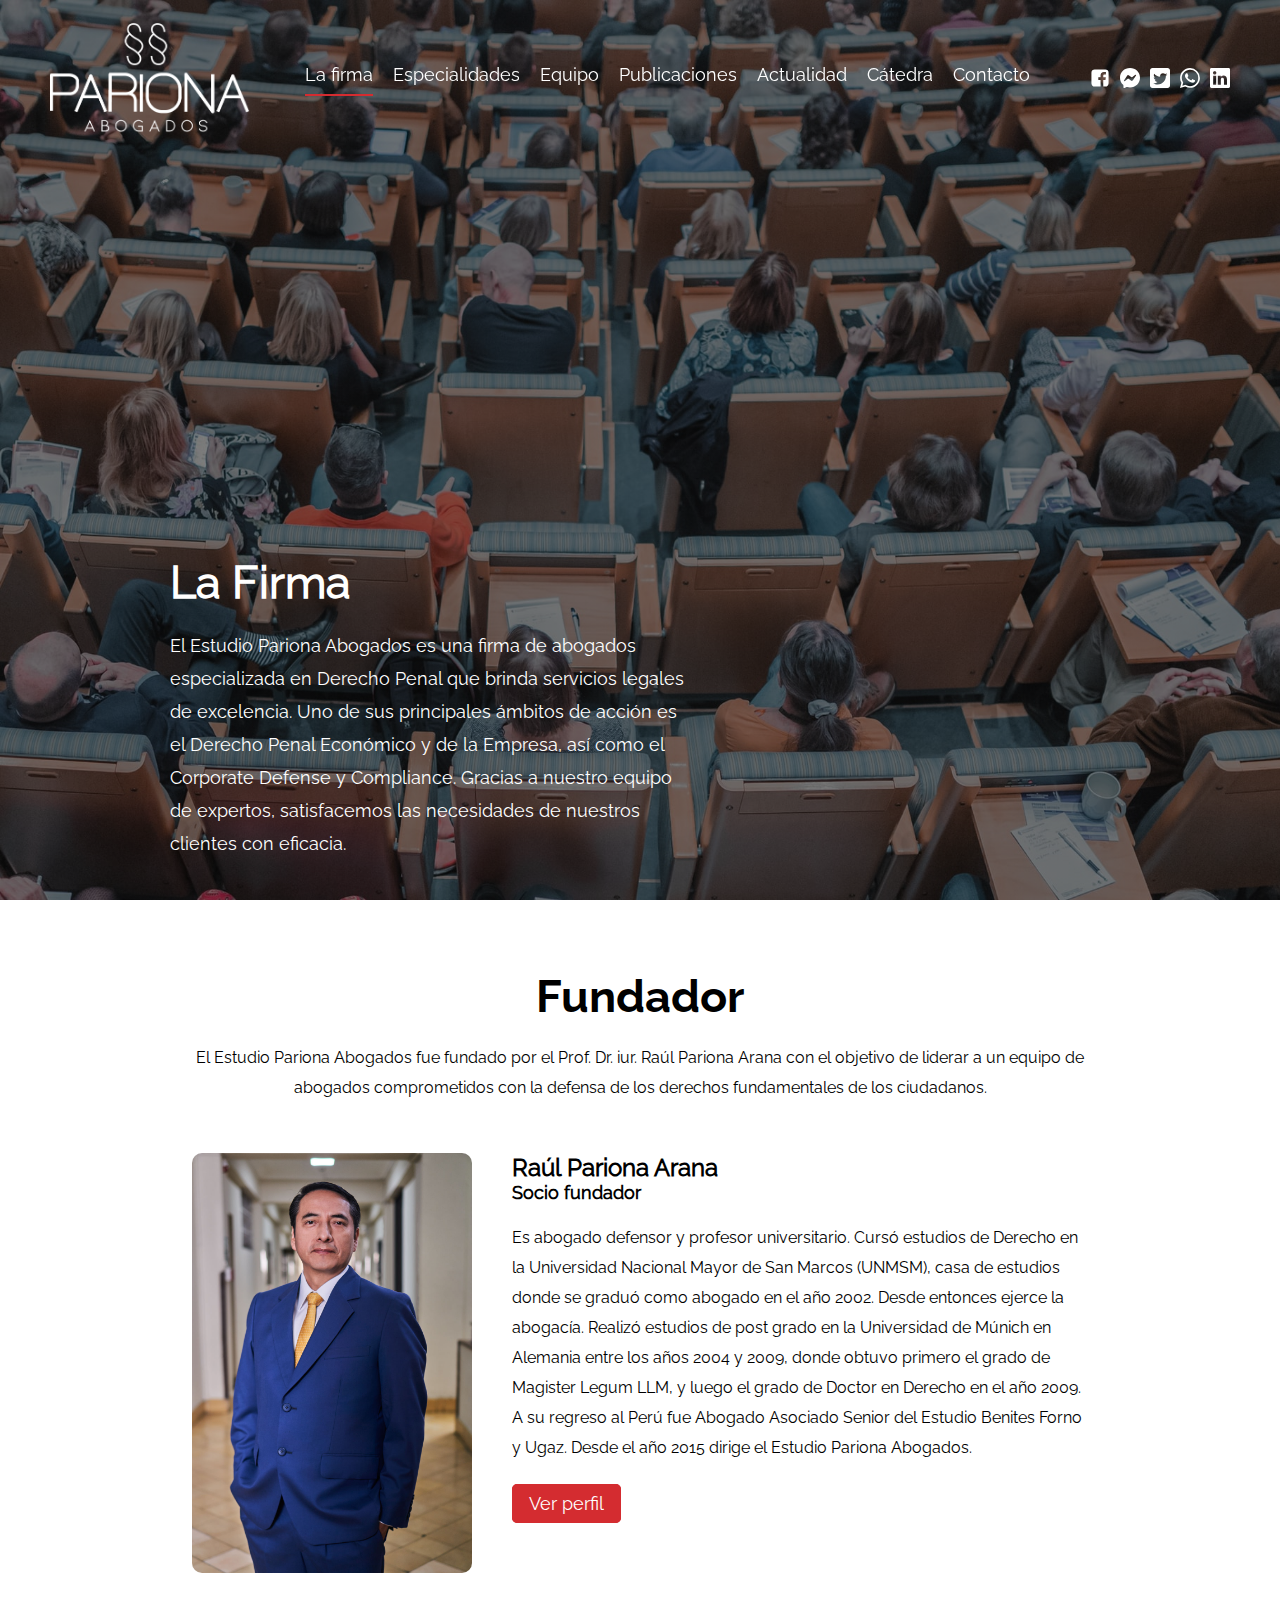
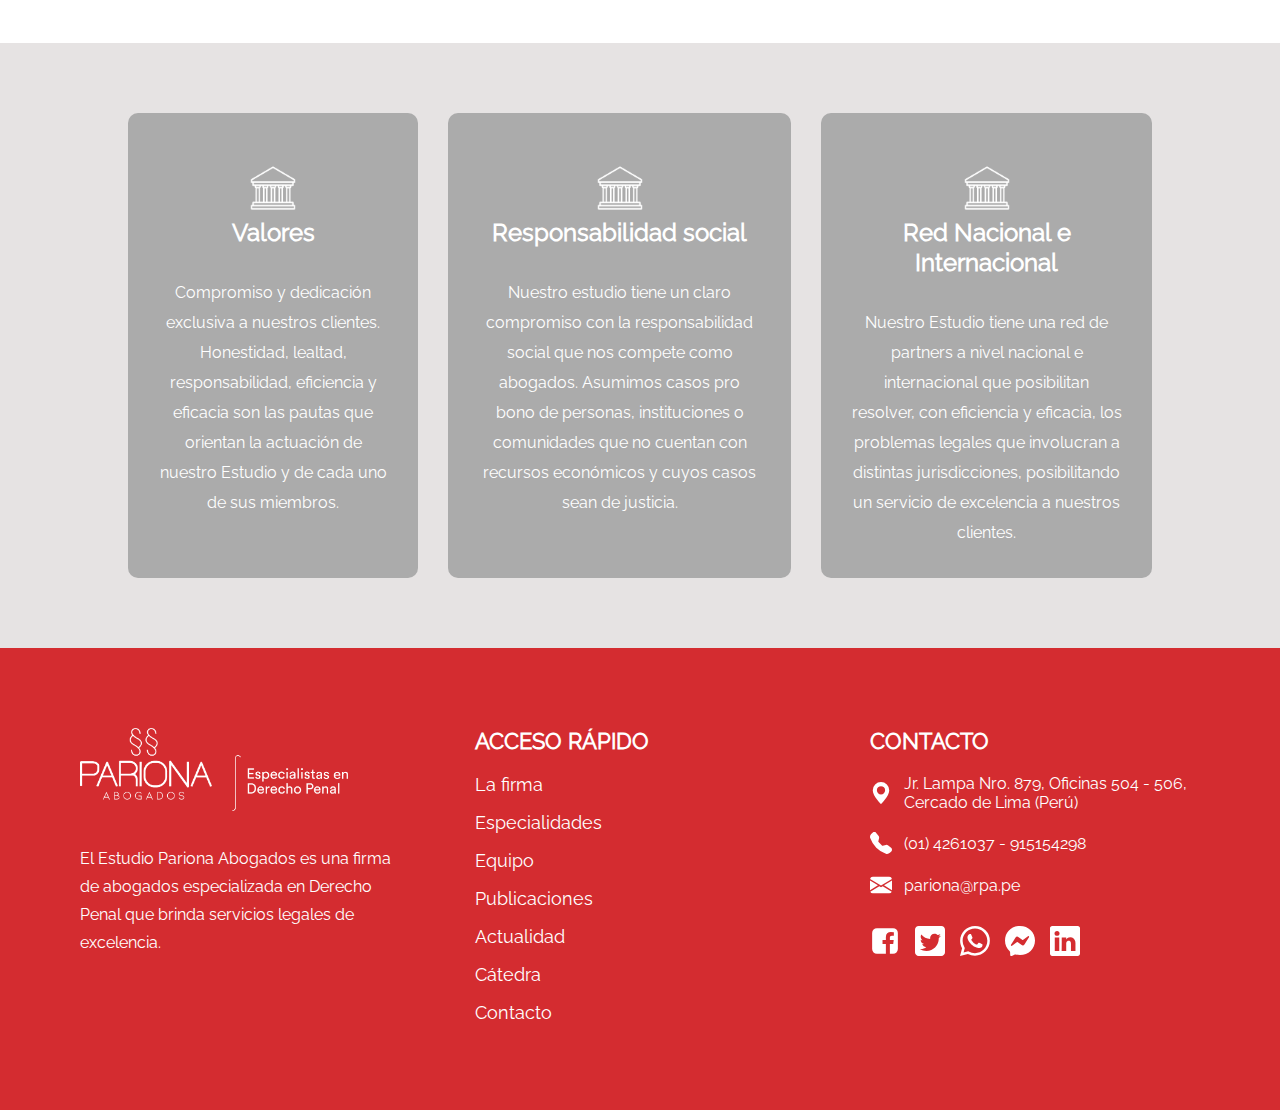
<file: Firma/index.html>
<!DOCTYPE html>
<html lang="es">
<head>
    <meta charset="UTF-8">
    <meta http-equiv="X-UA-Compatible" content="IE=edge">
    <meta name="viewport" content="width=device-width, initial-scale=1.0">
    <meta name="robots" content="index, follow" />

    <title>La Firma | RPA</title>

    <meta name="description" content="" />
    <meta name="keywords" content="" />
    <link rel="canonical" href="https://panel7.es" />
    <meta name="author" content="https://marketing70.com" />
    <meta name="theme-color" content="#213242" />
    <link rel="stylesheet" href="../code/css/firma.css" />
</head>
<body>
    <header>
        <div class="menu">
            <ul>
                <li><a class="active" href="../Firma/index.html">La firma</a></li>
                <li><a href="../Especialidades/index.html">Especialidades</a></li>
                <li><a href="../Equipo/index.html">Equipo</a></li>
                <li><a href="../Publicaciones/index.html">Publicaciones</a></li>
                <li><a href="../Actualidad/index.html">Actualidad</a></li>
                <li><a href="../Catedra/index.html">Cátedra</a></li>
                <li><a href="../Contacto/index.html">Contacto</a></li>
            </ul>
        </div>
        <button><img src="../rg/svg/menu.svg" alt="menu"></button>
        <a href="../index.html"><img class="logo" src="../rg/logo/logo-simple.png" alt="logo"></a>
        <ul>
            <li><a class="active" href="../Firma/index.html">La firma</a></li>
            <li><a href="../Especialidades/index.html">Especialidades</a></li>
            <li><a href="../Equipo/index.html">Equipo</a></li>
            <li><a href="../Publicaciones/index.html">Publicaciones</a></li>
            <li><a href="../Actualidad/index.html">Actualidad</a></li>
            <li><a href="../Catedra/index.html">Cátedra</a></li>
            <li><a href="../Contacto/index.html">Contacto</a></li>
        </ul>
        <div class="redes">
            <a href=""><img src="../rg/svg/facebook (1).svg" alt="redes"></a>
            <a href=""><img src="../rg/svg/messenger.svg" alt="redes"></a>
            <a href=""><img src="../rg/svg/5282551_tweet_twitter_twitter logo_icon.svg" alt="redes"></a>
            <a href=""><img src="../rg/svg/whatsapp.svg" alt="redes"></a>
            <a href=""><img src="../rg/svg/linkedin.svg" alt="redes"></a>
        </div>
    </header>

    <main>
        <section class="bg">
            <div>
                <h1>La Firma</h1>
                <p>El Estudio Pariona Abogados es una firma de abogados especializada en Derecho Penal que brinda servicios legales de excelencia. Uno de sus principales ámbitos de acción es el Derecho Penal Económico y de la Empresa, así como el Corporate Defense y Compliance. Gracias a nuestro equipo de expertos, satisfacemos las necesidades de nuestros clientes con eficacia.</p>
            </div>
        </section>

        <section class="informacion">
            <div class="descripcion">
                <h2>Fundador</h2>
                <p>El Estudio Pariona Abogados fue fundado por el Prof. Dr. iur. Raúl Pariona Arana con el objetivo de liderar a un equipo de abogados comprometidos con la defensa de los derechos fundamentales de los ciudadanos.</p>
            </div>
            <div class="detalles">
                <img src="../rg/img//equipo/Raul_RPA_2021.jpg" alt="person">
                <div>
                    <h2>Raúl Pariona Arana</h2>
                    <span>Socio fundador</span>
                    <p>Es abogado defensor y profesor universitario. Cursó estudios de Derecho en la Universidad Nacional Mayor de San Marcos (UNMSM), casa de estudios donde se graduó como abogado en el año 2002. Desde entonces ejerce la abogacía. Realizó estudios de post grado en la Universidad de Múnich en Alemania entre los años 2004 y 2009, donde obtuvo primero el grado de Magister Legum LLM, y luego el grado de Doctor en Derecho en el año 2009. A su regreso al Perú fue Abogado Asociado Senior del Estudio Benites Forno y Ugaz. Desde el año 2015 dirige el Estudio Pariona Abogados.</p>
                    <a href="">Ver perfil</a>
                </div>
            </div>
        </section>

        <section class="cont-cards">
            <div class="card">
                <img src="../rg/img/icon-derecho-penal-administracion-publica.png" alt="icon">
                <h2>Valores</h2>
                <p>Compromiso y dedicación exclusiva a nuestros clientes. Honestidad, lealtad, responsabilidad, eficiencia y eficacia son las pautas que orientan la actuación de nuestro Estudio y de cada uno de sus miembros.</p>
            </div>
            <div class="card">
                <img src="../rg/img/icon-derecho-penal-administracion-publica.png" alt="icon">
                <h2>Responsabilidad social</h2>
                <p>Nuestro estudio tiene un claro compromiso con la responsabilidad social que nos compete como abogados. Asumimos casos pro bono de personas, instituciones o comunidades que no cuentan con recursos económicos y cuyos casos sean de justicia.</p>
            </div>
            <div class="card">
                <img src="../rg/img/icon-derecho-penal-administracion-publica.png" alt="icon">
                <h2>Red Nacional e Internacional</h2>
                <p>Nuestro Estudio tiene una red de partners a nivel nacional e internacional que posibilitan resolver, con eficiencia y eficacia, los problemas legales que involucran a distintas jurisdicciones, posibilitando un servicio de excelencia a nuestros clientes.</p>
            </div>
        </section>
    </main>

    <footer>
        <div class="container">
            <img class="logo" src="../rg/logo/logo.png" alt="logo">
            <p>El Estudio Pariona Abogados es una firma de abogados especializada en Derecho Penal que brinda servicios legales de excelencia.</p>
        </div>
        <div class="container">
            <h3>ACCESO RÁPIDO</h3>
            <ul>
                <li><a href="../Firma/index.html">La firma</li></a>
                <li><a href="../Especialidades/index.html">Especialidades</li></a>
                <li><a href="../Equipo/index.html">Equipo</li></a>
                <li><a href="../Publicaciones/index.html">Publicaciones</li></a>
                <li><a href="../Actualidad/index.html">Actualidad</li></a>
                <li><a href="../Catedra/index.html">Cátedra</li></a>
                <li><a href="../Contacto/index.html">Contacto</li></a>
            </ul>
        </div>
        <div class="container">
            <h3>CONTACTO</h3>
            <div class="info">
                <img src="../rg/svg/geo-alt-fill.svg" alt="icon">
                <span>Jr. Lampa Nro. 879, Oficinas 504 - 506, Cercado de Lima (Perú)</span>
            </div>
            <div class="info">
                <img src="../rg/svg/telephone-fill.svg" alt="icon">
                <span>(01) 4261037 - 915154298</span>
            </div>
            <div class="info">
                <img src="../rg/svg/envelope-fill.svg" alt="icon">
                <span>pariona@rpa.pe</span>
            </div>
            <div class="redes">
                <a href=""><img src="../rg/svg/facebook (1).svg" alt="redes"></a>
                <a href=""><img src="../rg/svg/5282551_tweet_twitter_twitter logo_icon.svg" alt="redes"></a>
                <a href=""><img src="../rg/svg/whatsapp.svg" alt="redes"></a>
                <a href=""><img src="../rg/svg/messenger.svg" alt="redes"></a>
                <a href=""><img src="../rg/svg/linkedin.svg" alt="redes"></a>
            </div>
        </div>
    </footer>
</body>
<script src="../code/scripts/header.js"></script>
</html>
</file>
<file: code/css/catedra.css>
/********** General ************/

@font-face {
    font-family: "m";
    src: url("../../rg/fonts/m/Raleway-Regular.ttf");
}

@font-face {
    font-family: "b";
    src: url("../../rg/fonts/m/Raleway-Bold.ttf");
}

@font-face {
    font-family: "l";
    src: url("../../rg/fonts/m/Raleway-Light.ttf");
}

* {
    margin: 0;
    padding: 0;
    box-sizing: border-box;
}

:root {
    --color-red       : #D42C30;
    --color-after     : #D42C30;
    --color-gray      : #ababab;
    --color-gray-claro: #e6e3e3;
}

body {
    font-family: "m";
}

button {
    border: none;
    cursor: pointer;
}

a {
    color: white;
    text-decoration: none;
}

ul {
    list-style: none;
}

main {
    background-color: var(--color-gray);
}

/************* Header **************/
header {
    position: fixed;
    width: 100%;
    height: 160px;
    background-color: transparent;
    display: flex;
    justify-content: space-between;
    align-items: center;
    padding: 0 50px;
    color: white;
    font-size: 18px;
    transition: background-color .5s;
    z-index: 1;
}

header.active {
    border-bottom: 1px solid white;
    background-color: var(--color-red);
    height: 120px;
}

header .logo {
    width: 200px;
}

@keyframes change {
    0% {
        width: 50px;
    }
    100% {
        width: 100px;
    }
}

header .logo.active {
    animation: change 1s;
    animation-fill-mode: forwards;
}

header ul {
    display: flex;
    gap: 20px;
}

header ul a:hover::after {
    clip-path: polygon(0 0, 100% 0%, 100% 100%, 0% 100%);
}

header ul a::after {
    content: "";
    display: block;
    width: 100%;
    height: 2px;
    background-color: var(--color-after);
    margin-top: 9px;
    transition: clip-path .5s;
    clip-path: polygon(0 0, 0 0, 0 100%, 0% 100%);
}

header ul a.active::after {        
    clip-path: polygon(0 0, 100% 0%, 100% 100%, 0% 100%);
}

header .redes img {
    filter: invert(100%);
    width: 20px;
    height: 20px;
    margin-left: 5px;
}

header .redes img:hover {
    filter: invert(15%) sepia(33%) saturate(7368%) hue-rotate(346deg) brightness(78%) contrast(105%);
}

header button {
    position: fixed;
    background-color: transparent;
    left: 20px;
    top: 55px;
    display: none;
}

header button img {
    width: 50px;
    height: 40px;
}

header .menu {
    position: fixed;
    width: 100%;
    top: 160px;
    padding: 30px;
    left: 0;
    background-color: var(--color-red);
    display: none;
}

header .menu.active {
    display: flex;
}

header .menu ul {
    flex-direction: column;
}

header .menu ul a:hover::after {
    clip-path: polygon(0 0, 100% 0%, 100% 100%, 0% 100%);
}

header .menu ul a::after {
    content: "";
    display: block;
    width: 100%;
    height: 2px;
    background-color: var(--color-after);
    margin-top: 9px;
    transition: clip-path .5s;
    clip-path: polygon(0 0, 0 0, 0 100%, 0% 100%);
}

/************** Bg ****************/
.bg {
    position: relative;
    width: 100%;
    height: 100vh;
    background: linear-gradient(rgba(0,0,0,.5) 100%, transparent), url("../../rg/img/catedra.jpeg");
    background-size: cover;
}

.bg div {
    position: absolute;
    bottom: 80px;
    color: white;
    width: 520px;
    font-size: 22px;
    text-align: start;
    left: 170px;
}

.bg h1 {
    font-size: 45px;
    margin-bottom: 20px;
}

.bg p {
    line-height: 33px;
}

/**************** Carrusel *******************/
.carrusel {
    padding: 50px 0 80px 0;
}

.cont-buttons {
    display: flex;
    gap: 15px;
    align-items: center;
    width: fit-content;
    margin: 30px auto;
    background-color: white;
    box-shadow: 2px 2px 9px;
    border-top-left-radius: 6px;
    border-top-right-radius: 6px;
    overflow: hidden;
}

.cont-buttons button:first-child {
    background-color: var(--color-red);
}

.cont-buttons button{
    color: black;
    font-weight: bold;
    width: 100%;
    height: 100%;
    display: block;
    padding: 10px 15px;
    font-size: 16px;
    border-top-left-radius: 6px;
    border-top-right-radius: 6px;
    background-color: transparent;
}
.cont-buttons button:first-child {
    color: white;
}

.slider {
    width: 65%;
    margin: auto;
    position: relative;
    overflow: hidden;
    padding-top: 20px;
}

.sliderMove {
    display: flex;
    width: 300%;
}

.caja {
    width: calc(100% / 3);
    opacity: 0;
    transition: opacity .8s;
    display: flex;
    height: auto;
    border-radius: 10px;
    overflow: hidden;
}

.caja:first-child {
    opacity: 1;
}

.caja .cont-img {
    width: 58%;
    height: 100%;
}

.caja .cont-img img {
    width: 100%;
    height: 100%;
    object-fit: cover;
}

.caja .cont-text {
    width: 42%;
    height: 100%;
    background-color: white;
    color: black;
    padding: 30px;
    display: flex;
    flex-direction: column;
    gap: 30px;
}

.caja .cont-time {
    display: flex;
    gap: 10px;
    align-items: center;
}

.cont-text .info {
    display: flex;
    justify-content: space-between;
    align-items: center;
}

.cont-text .info a {
    background-color: var(--color-red);
    padding: 10px 20px;
    border-radius: 8px;
}

.cont-text .info ul {
    display: flex;
    gap: 8px;
}

.caja .cont-time h3 {
    margin-bottom: 10px;
}

/************ Footer ************/
footer {
    display: flex;
    gap: 40px;
    justify-content: space-between;
    padding: 80px 80px;
    background-color: var(--color-red);
    color: white;
}

.container p {
    margin-top: 30px;
    line-height: 28px;
}

.container ul , .container .info{
    margin-top: 20px;
}

.container li {
    font-size: 18px;
    margin-top: 10px;
}

.container a {
    display: block;
    width: fit-content;
}

.container ul a:hover::after {
    clip-path: polygon(0 0, 100% 0%, 100% 100%, 0% 100%);
}

.container ul a::after {
    content: "";
    display: block;
    width: 100%;
    height: 2px;
    background-color: white;
    margin-top: 5px;
    transition: clip-path .5s;
    clip-path: polygon(0 0, 0 0, 0 100%, 0% 100%);
}

.container .logo {
    width: 270px;
}

.container .info {
    display: flex;
    align-items: center;
    gap: 12px;
}

.container h3 {
    font-weight: bold;
    font-size: 22px;
}

.container .info img {
    filter: invert(100%);
    width: 22px;
    height: 22px;
}

footer .container {
    width: 330px;
}

footer .redes {
    display: flex;
    gap: 15px;
    margin-top: 30px;
}


footer .redes img {
    width: 30px;
    filter: invert(100%);
}

footer .redes img:hover {
    filter: invert(15%) sepia(33%) saturate(7368%) hue-rotate(346deg) brightness(78%) contrast(105%);
}

/************** Querys *****************/
@media (max-width: 1200px) {
    /************ Header ************/
    header .logo {
        width: 100px;
    }
}

@media (max-width: 1024px) {
    /************ Header ************/
    header > ul , header .redes {
        display: none;
    }

    header button {
        display: flex;
    }

    header {
        justify-content: center;
    }

    header .logo {
        margin-top: 25px;
        width: 220px;
    }

    /********** Bg **********/
    .bg div {
        left: 50px;
    }

    /************** Carrusel **************/
    .slider {
        width: 80%;
    }

    .caja .cont-text {
        gap: 15px;
    }

    .cont-text .info {
        flex-direction: column;
        gap: 20px;
    }

    .caja .cont-time h3 {
        margin-bottom: 5px;
    }

    /************** Footer **************/
    footer {
        flex-direction: column;
        padding-bottom: 100px;
    }

    footer .container {
        width: auto;
        position: relative;
    }

    footer .redes {
        position: absolute;
        bottom: -70px;
        left: 50%;
        transform: translateX(-50%);
    }
}

@media (max-width: 768px) {
    /************* Bg **************/ 
    .bg {
        height: 80vh;
    }

    /*********** Header ************/
    header .logo {
        width: 140px;
    }

    /********* Footer ***********/
    footer {
        padding: 40px 20px;
        padding-bottom: 100px;
    }

    /********** Carrusel ***********/
    .carrusel {
        padding: 20px 0 50px;
    }

    .slider {
        width: 90%;
    }

    .caja .cont-text {
        padding: 20px;
    }

    .caja {
        display: flex;
        flex-direction: column;
    }

    .caja .cont-img, .caja .cont-text {
        width: 100%;
    }
    
    .caja .cont-text {
        gap: 20px;
    }

    /********** Bg **********/
    .bg div {
        width: 80%;
        left: 50%;
        transform: translateX(-50%);
    }
}

@media (max-width: 480px) {
    /*********** Bg ************/
    .bg h1 {
        font-size: 35px;
    }

    /************* Carrusel **************/
    .cont-buttons {
        gap: 0;
    }
    .cont-buttons button {
        padding: 10px;
    }
}
</file>
<file: code/css/contacto.css>
/********** General ************/

@font-face {
    font-family: "m";
    src: url("../../rg/fonts/m/Raleway-Regular.ttf");
}

@font-face {
    font-family: "b";
    src: url("../../rg/fonts/m/Raleway-Bold.ttf");
}

@font-face {
    font-family: "l";
    src: url("../../rg/fonts/m/Raleway-Light.ttf");
}

* {
    margin: 0;
    padding: 0;
    box-sizing: border-box;
}

:root {
    --color-red       : #D42C30;
    --color-after     : #D42C30;
    --color-gray      : #ababab;
    --color-gray-claro: #e6e3e3;
}

body {
    font-family: "m";
}

button {
    border: none;
    cursor: pointer;
}

a {
    color: white;
    text-decoration: none;
}

ul {
    list-style: none;
}

main {
    background-color: var(--color-gray-claro);
}

/************* Header **************/
header {
    position: fixed;
    width: 100%;
    height: 160px;
    background-color: transparent;
    display: flex;
    justify-content: space-between;
    align-items: center;
    padding: 0 50px;
    color: white;
    font-size: 18px;
    transition: background-color .5s;
    z-index: 1;
}

header.active {
    border-bottom: 1px solid white;
    background-color: var(--color-red);
    height: 120px;
}

header .logo {
    width: 200px;
}

@keyframes change {
    0% {
        width: 50px;
    }
    100% {
        width: 100px;
    }
}

header .logo.active {
    animation: change 1s;
    animation-fill-mode: forwards;
}

header ul {
    display: flex;
    gap: 20px;
}

header ul a:hover::after {
    clip-path: polygon(0 0, 100% 0%, 100% 100%, 0% 100%);
}

header ul a::after {
    content: "";
    display: block;
    width: 100%;
    height: 2px;
    background-color: var(--color-after);
    margin-top: 9px;
    transition: clip-path .5s;
    clip-path: polygon(0 0, 0 0, 0 100%, 0% 100%);
}

header ul a.active::after {        
    clip-path: polygon(0 0, 100% 0%, 100% 100%, 0% 100%);
}

header .redes img {
    filter: invert(100%);
    width: 20px;
    height: 20px;
    margin-left: 5px;
}

header .redes img:hover {
    filter: invert(15%) sepia(33%) saturate(7368%) hue-rotate(346deg) brightness(78%) contrast(105%);
}

header button {
    position: fixed;
    background-color: transparent;
    left: 20px;
    top: 55px;
    display: none;
}

header button img {
    width: 50px;
    height: 40px;
}

header .menu {
    position: fixed;
    width: 100%;
    top: 160px;
    padding: 30px;
    left: 0;
    background-color: var(--color-red);
    display: none;
}

header .menu.active {
    display: flex;
}

header .menu ul {
    flex-direction: column;
}

header .menu ul a:hover::after {
    clip-path: polygon(0 0, 100% 0%, 100% 100%, 0% 100%);
}

header .menu ul a::after {
    content: "";
    display: block;
    width: 100%;
    height: 2px;
    background-color: var(--color-after);
    margin-top: 9px;
    transition: clip-path .5s;
    clip-path: polygon(0 0, 0 0, 0 100%, 0% 100%);
}

/*********** Bg *************/
.bg {
    width: 100%;
    height: 100vh;
    background: linear-gradient(rgba(0,0,0,.3) 100%, transparent), url("../../rg/img/firma.jpg");
    background-size: cover;
    background-position: center center;
}

/************ Banner **************/
.banner {
    width: 65%;
    border-radius: 20px;
    overflow: hidden;
    margin: auto;
    color: white;
    font-size: 18px;
    position: relative;
    top: -140px;
}

.red {
    background-color: var(--color-red);
    padding: 60px 120px;
    line-height: 30px;
    text-align: center;
}

.red .redes {
    margin-top: 28px;
}

.red img {
    width: 40px;
    height: 40px;
    filter: invert(100%);
    margin-left: 10px;
}

.red img:hover {
    filter: invert(15%) sepia(33%) saturate(7368%) hue-rotate(346deg) brightness(78%) contrast(105%);
}

.white {
    background-color: white;
    color: black;
    padding: 25px 50px 35px;
}

.white h2 {
    font-family: "b";
    font-size: 42px;
}

.white div {
    display: flex;
    align-items: center;
    margin: 25px 0 0 160px;
}

.white img {
    width: 20px;
    height: 20px;
    margin-right: 5px;
}

.banner iframe {
    width: 100%;
    height: 450px;
}

/************ Footer ************/
footer {
    display: flex;
    gap: 40px;
    justify-content: space-between;
    padding: 80px 80px;
    background-color: var(--color-red);
    color: white;
}

.container p {
    margin-top: 30px;
    line-height: 28px;
}

.container ul , .container .info{
    margin-top: 20px;
}

.container li {
    font-size: 18px;
    margin-top: 10px;
}

.container a {
    display: block;
    width: fit-content;
}

.container ul a:hover::after {
    clip-path: polygon(0 0, 100% 0%, 100% 100%, 0% 100%);
}

.container ul a::after {
    content: "";
    display: block;
    width: 100%;
    height: 2px;
    background-color: white;
    margin-top: 5px;
    transition: clip-path .5s;
    clip-path: polygon(0 0, 0 0, 0 100%, 0% 100%);
}

.container .logo {
    width: 270px;
}

.container .info {
    display: flex;
    align-items: center;
    gap: 12px;
}

.container h3 {
    font-weight: bold;
    font-size: 22px;
}

.container .info img {
    filter: invert(100%);
    width: 22px;
    height: 22px;
}

footer .container {
    width: 330px;
}

footer .redes {
    display: flex;
    gap: 15px;
    margin-top: 30px;
}


footer .redes img {
    width: 30px;
    filter: invert(100%);
}

footer .redes img:hover {
    filter: invert(15%) sepia(33%) saturate(7368%) hue-rotate(346deg) brightness(78%) contrast(105%);
}

/************** Querys *****************/
@media (max-width: 1200px) {
    /************ Header ************/
    header .logo {
        width: 100px;
    }
}

@media (max-width: 1024px) {
    /************ Header ************/
    header > ul , header .redes {
        display: none;
    }

    header button {
        display: flex;
    }

    header {
        justify-content: center;
    }

    header .logo {
        margin-top: 25px;
        width: 220px;
    }

    /************ Bg *************/
    .bg {
        height: 80vh;
    }

    /************* banner *************/
    .banner {
        width: 80%;
    }

    .red {
        padding: 50px;
    }

    /************** Footer **************/
    footer {
        flex-direction: column;
        padding-bottom: 100px;
    }

    footer .container {
        width: auto;
        position: relative;
    }

    footer .redes {
        position: absolute;
        bottom: -70px;
        left: 50%;
        transform: translateX(-50%);
    }
}

@media (max-width: 768px) {
    /*********** Header ************/
    header .logo {
        width: 140px;
    }

    /*********** Banner *************/
    .white div {
        margin: 20px 0 0 0;
    }

    .white h2 {
        font-size: 35px;
    }

    .banner {
        font-size: 15px;
    }

    .red img {
        width: 30px;
        height: 30px;
    }

    .red {
        padding: 30px;
    }

    .banner iframe {
        height: 350px;
    }

    /********* Footer ***********/
    footer {
        padding: 40px 20px;
        padding-bottom: 100px;
    }
}

@media (max-width: 480px) {
    /************ Banner ************/
    .banner {
        width: 90%;
    }

    .banner iframe {
        height: 280px;
    }
}
</file>
<file: code/css/equipo.css>
/********** General ************/

@font-face {
    font-family: "m";
    src: url("../../rg/fonts/m/Raleway-Regular.ttf");
}

@font-face {
    font-family: "b";
    src: url("../../rg/fonts/m/Raleway-Bold.ttf");
}

@font-face {
    font-family: "l";
    src: url("../../rg/fonts/m/Raleway-Light.ttf");
}

* {
    margin: 0;
    padding: 0;
    box-sizing: border-box;
}

:root {
    --color-red       : #D42C30;
    --color-after     : #D42C30;
    --color-gray      : #ababab;
    --color-gray-claro: #e6e3e3;
}

body {
    font-family: "m";
}

button {
    border: none;
    cursor: pointer;
}

a {
    color: white;
    text-decoration: none;
}

ul {
    list-style: none;
}

main {
    background-color: var(--color-gray);
}

/************* Header **************/
header {
    position: fixed;
    width: 100%;
    height: 160px;
    background-color: transparent;
    display: flex;
    justify-content: space-between;
    align-items: center;
    padding: 0 50px;
    color: white;
    font-size: 18px;
    transition: background-color .5s;
    z-index: 1;
}

header.active {
    border-bottom: 1px solid white;
    background-color: var(--color-red);
    height: 120px;
}

header .logo {
    width: 200px;
}

@keyframes change {
    0% {
        width: 50px;
    }
    100% {
        width: 100px;
    }
}

header .logo.active {
    animation: change 1s;
    animation-fill-mode: forwards;
}

header ul {
    display: flex;
    gap: 20px;
}

header ul a.active::after {        
    clip-path: polygon(0 0, 100% 0%, 100% 100%, 0% 100%);
}

header ul a:hover::after {
    clip-path: polygon(0 0, 100% 0%, 100% 100%, 0% 100%);
}

header ul a::after {
    content: "";
    display: block;
    width: 100%;
    height: 2px;
    background-color: var(--color-after);
    margin-top: 9px;
    transition: clip-path .5s;
    clip-path: polygon(0 0, 0 0, 0 100%, 0% 100%);
}

header .redes img {
    filter: invert(100%);
    width: 20px;
    height: 20px;
    margin-left: 5px;
}

header .redes img:hover {
    filter: invert(15%) sepia(33%) saturate(7368%) hue-rotate(346deg) brightness(78%) contrast(105%);
}

header button {
    position: fixed;
    background-color: transparent;
    left: 20px;
    top: 55px;
    display: none;
}

header button img {
    width: 50px;
    height: 40px;
}

header .menu {
    position: fixed;
    width: 100%;
    top: 160px;
    padding: 30px;
    left: 0;
    background-color: var(--color-red);
    display: none;
}

header .menu.active {
    display: flex;
}

header .menu ul {
    flex-direction: column;
}

header .menu ul a:hover::after {
    clip-path: polygon(0 0, 100% 0%, 100% 100%, 0% 100%);
}

header .menu ul a::after {
    content: "";
    display: block;
    width: 100%;
    height: 2px;
    background-color: var(--color-after);
    margin-top: 9px;
    transition: clip-path .5s;
    clip-path: polygon(0 0, 0 0, 0 100%, 0% 100%);
}


/************** Bg ****************/
.bg {
    position: relative;
    width: 100%;
    height: 100vh;
    background: linear-gradient(rgba(0,0,0,.5) 100%, transparent), url("../../rg/img/equipo.jpg");
    background-size: cover;
}

.bg div {
    position: absolute;
    bottom: 80px;
    color: white;
    width: 520px;
    font-size: 22px;
    text-align: start;
    left: 170px;
}

.bg h1 {
    font-size: 45px;
    margin-bottom: 20px;
}

.bg p {
    line-height: 33px;
}

/************* Persons ****************/
.persons {
    width: 100%;
    background-color: var(--color-gray-claro);
    padding: 70px 0;
}

.box-grid {
    display: grid;
    grid-template-columns: repeat(3, 1fr);
    width: 65%;
    margin: auto;
    gap: 25px;
}

.card {
    height: 400px;
    background-color: white;
    border-radius: 10px;
    overflow: hidden;
    padding-bottom: 16px;
}

.card > img {
    width: 100%;
    height: 70%;
    object-fit: cover;
    object-position: top;
    clip-path: polygon(0 0, 100% 0, 100% 82%, 0% 100%);
}

.card div {
    margin-top: 20px;
    display: flex; 
    margin-left: 20px;
    flex-direction: column;
    gap: 10px;
    position: relative;
}

.card div a {
    color: black;
}

.card div > img {
    position: absolute;
    width: 40px;
    height: 40px;
    top: -88px;
    right: 15px;
    filter: invert(29%) sepia(75%) saturate(2824%) hue-rotate(338deg) brightness(81%) contrast(106%);
}

/************ Footer ************/
footer {
    display: flex;
    gap: 40px;
    justify-content: space-between;
    padding: 80px 80px;
    background-color: var(--color-red);
    color: white;
}

.container p {
    margin-top: 30px;
    line-height: 28px;
}

.container ul , .container .info{
    margin-top: 20px;
}

.container li {
    font-size: 18px;
    margin-top: 10px;
}

.container a {
    display: block;
    width: fit-content;
}

.container ul a:hover::after {
    clip-path: polygon(0 0, 100% 0%, 100% 100%, 0% 100%);
}

.container ul a::after {
    content: "";
    display: block;
    width: 100%;
    height: 2px;
    background-color: white;
    margin-top: 5px;
    transition: clip-path .5s;
    clip-path: polygon(0 0, 0 0, 0 100%, 0% 100%);
}

.container .logo {
    width: 270px;
}

.container .info {
    display: flex;
    align-items: center;
    gap: 12px;
}

.container h3 {
    font-weight: bold;
    font-size: 22px;
}

.container .info img {
    filter: invert(100%);
    width: 22px;
    height: 22px;
}

footer .container {
    width: 330px;
}

footer .redes {
    display: flex;
    gap: 15px;
    margin-top: 30px;
}


footer .redes img {
    width: 30px;
    filter: invert(100%);
}

footer .redes img:hover {
    filter: invert(15%) sepia(33%) saturate(7368%) hue-rotate(346deg) brightness(78%) contrast(105%);
}

/************** Querys *****************/
@media (max-width: 1200px) {
    /************ Header ************/
    header .logo {
        width: 100px;
    }
}

@media (max-width: 1024px) {
    /************ Header ************/
    header > ul , header .redes {
        display: none;
    }

    header button {
        display: flex;
    }

    header {
        justify-content: center;
    }

    header .logo {
        margin-top: 25px;
        width: 220px;
    }

    /********** Bg **********/
    .bg div {
        left: 50px;
    }

    /********** Persons **********/
    .box-grid {
        grid-template-columns: 1fr;
    }

    .card {
        height: 600px;
    }

    .card div {
        font-size: 25px;
    }

    .card div img {
        top: -118px;
        height: 50px;
        width: 50px;
    }

    /************** Footer **************/
    footer {
        flex-direction: column;
        padding-bottom: 100px;
    }

    footer .container {
        width: auto;
        position: relative;
    }

    footer .redes {
        position: absolute;
        bottom: -70px;
        left: 50%;
        transform: translateX(-50%);
    }
}

@media (max-width: 768px) {
    /*********** Header ************/
    header .logo {
        width: 140px;
    }

    /********* Footer ***********/
    footer {
        padding: 40px 20px;
        padding-bottom: 100px;
    }

    /********** Bg **********/
    .bg div {
        width: 80%;
        left: 50%;
        transform: translateX(-50%);
    }
}

@media (max-width: 600px) {
    /************ Persons **************/
    .card {
        height: 500px;
    }

    .card div img {
        top: -105px;
    }
}

@media (max-width: 480px) {
    /*********** Bg ************/
    .bg h1 {
        font-size: 35px;
    }

    /************ Persons **************/
    .box-grid {
        width: 90%;
    }

    .card {
     
        height: 500px;
    }

    .card div img {
        top: -105px;
    }
}
</file>
<file: code/css/especialidades.css>
/********** General ************/

@font-face {
    font-family: "m";
    src: url("../../rg/fonts/m/Raleway-Regular.ttf");
}

@font-face {
    font-family: "b";
    src: url("../../rg/fonts/m/Raleway-Bold.ttf");
}

@font-face {
    font-family: "l";
    src: url("../../rg/fonts/m/Raleway-Light.ttf");
}

* {
    margin: 0;
    padding: 0;
    box-sizing: border-box;
}

:root {
    --color-red       : #D42C30;
    --color-after     : #D42C30;
    --color-gray      : #ababab;
    --color-gray-claro: #e6e3e3;
}

body {
    font-family: "m";
}

button {
    border: none;
    cursor: pointer;
}

a {
    color: white;
    text-decoration: none;
}

ul {
    list-style: none;
}

main {
    background-color: var(--color-gray);
}

/************* Header **************/
header {
    position: fixed;
    width: 100%;
    height: 160px;
    background-color: transparent;
    display: flex;
    justify-content: space-between;
    align-items: center;
    padding: 0 50px;
    color: white;
    font-size: 18px;
    transition: background-color .5s;
    z-index: 1;
}

header.active {
    border-bottom: 1px solid white;
    background-color: var(--color-red);
    height: 120px;
}

header .logo {
    width: 200px;
}

@keyframes change {
    0% {
        width: 50px;
    }
    100% {
        width: 100px;
    }
}

header .logo.active {
    animation: change 1s;
    animation-fill-mode: forwards;
}

header ul {
    display: flex;
    gap: 20px;
}

header ul a.active::after {        
    clip-path: polygon(0 0, 100% 0%, 100% 100%, 0% 100%);
}

header ul a:hover::after {
    clip-path: polygon(0 0, 100% 0%, 100% 100%, 0% 100%);
}

header ul a::after {
    content: "";
    display: block;
    width: 100%;
    height: 2px;
    background-color: var(--color-after);
    margin-top: 9px;
    transition: clip-path .5s;
    clip-path: polygon(0 0, 0 0, 0 100%, 0% 100%);
}

header .redes img {
    filter: invert(100%);
    width: 20px;
    height: 20px;
    margin-left: 5px;
}

header .redes img:hover {
    filter: invert(15%) sepia(33%) saturate(7368%) hue-rotate(346deg) brightness(78%) contrast(105%);
}

header button {
    position: fixed;
    background-color: transparent;
    left: 20px;
    top: 55px;
    display: none;
}

header button img {
    width: 50px;
    height: 40px;
}

header .menu {
    position: fixed;
    width: 100%;
    top: 160px;
    padding: 30px;
    left: 0;
    background-color: var(--color-red);
    display: none;
}

header .menu.active {
    display: flex;
}

header .menu ul {
    flex-direction: column;
}

header .menu ul a:hover::after {
    clip-path: polygon(0 0, 100% 0%, 100% 100%, 0% 100%);
}

header .menu ul a::after {
    content: "";
    display: block;
    width: 100%;
    height: 2px;
    background-color: var(--color-after);
    margin-top: 9px;
    transition: clip-path .5s;
    clip-path: polygon(0 0, 0 0, 0 100%, 0% 100%);
}

/************** Bg ****************/
.bg {
    position: relative;
    width: 100%;
    height: 100vh;
    background: linear-gradient(rgba(0,0,0,.5) 100%, transparent), url("../../rg/img/especialidades.jpg");
    background-size: cover;
    background-position: center center;
}

.bg div {
    position: absolute;
    bottom: 80px;
    color: white;
    width: 520px;
    font-size: 22px;
    text-align: start;
    left: 170px;
}

.bg h1 {
    font-size: 45px;
    margin-bottom: 20px;
}

.bg p {
    line-height: 33px;
}

/*************** Cont-cards *****************/
.cont-cards {
    width: 100%;
    background-color: var(--color-gray-claro);
    padding: 70px 0;
    display: flex;
    flex-direction: column;
    gap: 40px;
    align-items: center;
}

.card {
    width: 70%;
    display: flex;
    border-radius: 10px;
    overflow: hidden;
}

.cont-img {
    width: 25%;
    background-color: var(--color-gray);
    position: relative;
}

.cont-img div {
    background-color: var(--color-gray-claro);
    border-radius: 50%;
    width: 140px;
    height: 140px;
    border: 3px solid white;
    position: absolute;
    right: -70px;
    top: 50%;
    transform: translateY(-50%);
}

.cont-img img {
    width: 100%;
    height: 100%;
}

.cont-text {
    background-color: white;
    width: 75%;
    padding: 30px 90px;
}

.cont-text p {
    line-height: 30px;
    margin-top: 16px;
}

/************ Footer ************/
footer {
    display: flex;
    gap: 40px;
    justify-content: space-between;
    padding: 80px 80px;
    background-color: var(--color-red);
    color: white;
}

.container p {
    margin-top: 30px;
    line-height: 28px;
}

.container ul , .container .info{
    margin-top: 20px;
}

.container li {
    font-size: 18px;
    margin-top: 10px;
}

.container a {
    display: block;
    width: fit-content;
}

.container ul a:hover::after {
    clip-path: polygon(0 0, 100% 0%, 100% 100%, 0% 100%);
}

.container ul a::after {
    content: "";
    display: block;
    width: 100%;
    height: 2px;
    background-color: white;
    margin-top: 5px;
    transition: clip-path .5s;
    clip-path: polygon(0 0, 0 0, 0 100%, 0% 100%);
}

.container .logo {
    width: 270px;
}

.container .info {
    display: flex;
    align-items: center;
    gap: 12px;
}

.container h3 {
    font-weight: bold;
    font-size: 22px;
}

.container .info img {
    filter: invert(100%);
    width: 22px;
    height: 22px;
}

footer .container {
    width: 330px;
}

footer .redes {
    display: flex;
    gap: 15px;
    margin-top: 30px;
}


footer .redes img {
    width: 30px;
    filter: invert(100%);
}

footer .redes img:hover {
    filter: invert(15%) sepia(33%) saturate(7368%) hue-rotate(346deg) brightness(78%) contrast(105%);
}

/************** Querys *****************/
@media (max-width: 1200px) {
    /************ Header ************/
    header .logo {
        width: 100px;
    }
}

@media (max-width: 1024px) {
    /************ Header ************/
    header > ul , header .redes {
        display: none;
    }

    header button {
        display: flex;
    }

    header {
        justify-content: center;
    }

    header .logo {
        margin-top: 25px;
        width: 220px;
    }

    /********** Bg **********/
    .bg div {
        left: 50px;
    }

    /********** Cont-cars ***********/
    .card {
        flex-direction: column;
    }

    .cont-img {
        height: 120px;
        width: 100%;
    }

    .cont-img div {
        width: 120px;
        height: 120px;
        left: 50%;
        transform: translateX(-50%);
    }

    .cont-text {
        width: 100%;
        padding: 85px 20px 30px 20px;
    }

    .cont-text h2 {
        text-align: center;
    }

    /************** Footer **************/
    footer {
        flex-direction: column;
        padding-bottom: 100px;
    }

    footer .container {
        width: auto;
        position: relative;
    }

    footer .redes {
        position: absolute;
        bottom: -70px;
        left: 50%;
        transform: translateX(-50%);
    }
}

@media (max-width: 768px) {
    /*********** Header ************/
    header .logo {
        width: 140px;
    }

    /********* Footer ***********/
    footer {
        padding: 40px 20px;
        padding-bottom: 100px;
    }

    /********** Bg **********/
    .bg div {
        width: 80%;
        left: 50%;
        transform: translateX(-50%);
    }

    /*************** Cont-cards ****************/
    .card {
        width: 85%;
    }
}

@media (max-width: 480px) {
    /*********** Bg ************/
    .bg h1 {
        font-size: 35px;
    }

    /*************** Cont-cards ****************/
    .card {
        width: 90%;
    }

    .cont-img {
        height: 80px;
    }

    .cont-img div {
        width: 100px;
        height: 100px;
    }
}
</file>
<file: code/css/firma.css>
/********** General ************/

@font-face {
    font-family: "m";
    src: url("../../rg/fonts/m/Raleway-Regular.ttf");
}

@font-face {
    font-family: "b";
    src: url("../../rg/fonts/m/Raleway-Bold.ttf");
}

@font-face {
    font-family: "l";
    src: url("../../rg/fonts/m/Raleway-Light.ttf");
}

* {
    margin: 0;
    padding: 0;
    box-sizing: border-box;
}

:root {
    --color-red       : #D42C30;
    --color-after     : #D42C30;
    --color-gray      : #ababab;
    --color-gray-claro: #e6e3e3;
}

body {
    font-family: "m";
}

button {
    border: none;
    cursor: pointer;
}

a {
    color: white;
    text-decoration: none;
}

ul {
    list-style: none;
}

main {
    background-color: var(--color-gray);
}

/************* Header **************/
header {
    position: fixed;
    width: 100%;
    height: 160px;
    background-color: transparent;
    display: flex;
    justify-content: space-between;
    align-items: center;
    padding: 0 50px;
    color: white;
    font-size: 18px;
    transition: background-color .5s;
    z-index: 1;
}

header.active {
    border-bottom: 1px solid white;
    background-color: var(--color-red);
    height: 120px;
}

header .logo {
    width: 200px;
}

@keyframes change {
    0% {
        width: 50px;
    }
    100% {
        width: 100px;
    }
}

header .logo.active {
    animation: change 1s;
    animation-fill-mode: forwards;
}

header ul {
    display: flex;
    gap: 20px;
}

header ul a:hover::after {
    clip-path: polygon(0 0, 100% 0%, 100% 100%, 0% 100%);
}

header ul a::after {
    content: "";
    display: block;
    width: 100%;
    height: 2px;
    background-color: var(--color-after);
    margin-top: 9px;
    transition: clip-path .5s;
    clip-path: polygon(0 0, 0 0, 0 100%, 0% 100%);
}

header ul a.active::after {        
    clip-path: polygon(0 0, 100% 0%, 100% 100%, 0% 100%);
}

header .redes img {
    filter: invert(100%);
    width: 20px;
    height: 20px;
    margin-left: 5px;
}

header .redes img:hover {
    filter: invert(15%) sepia(33%) saturate(7368%) hue-rotate(346deg) brightness(78%) contrast(105%);
}

header button {
    position: fixed;
    background-color: transparent;
    left: 20px;
    top: 55px;
    display: none;
}

header button img {
    width: 50px;
    height: 40px;
}

header .menu {
    position: fixed;
    width: 100%;
    top: 160px;
    padding: 30px;
    left: 0;
    background-color: var(--color-red);
    display: none;
}

header .menu.active {
    display: flex;
}

header .menu ul {
    flex-direction: column;
}

header .menu ul a:hover::after {
    clip-path: polygon(0 0, 100% 0%, 100% 100%, 0% 100%);
}

header .menu ul a::after {
    content: "";
    display: block;
    width: 100%;
    height: 2px;
    background-color: var(--color-after);
    margin-top: 9px;
    transition: clip-path .5s;
    clip-path: polygon(0 0, 0 0, 0 100%, 0% 100%);
}

/************** Bg ****************/
.bg {
    position: relative;
    width: 100%;
    height: 100vh;
    background: linear-gradient(rgba(0,0,0,.5) 100%, transparent), url("../../rg/img/catedra.jpg");
    background-size: cover;
}

.bg div {
    position: absolute;
    bottom: 40px;
    color: white;
    width: 520px;
    font-size: 18px;
    text-align: start;
    left: 170px;
}

.bg h1 {
    font-size: 45px;
    margin-bottom: 20px;
}

.bg p {
    line-height: 33px;
}

/************ informacion ************/
.informacion {
    width: 100%;
    background-color: white;
    text-align: center;
    padding: 70px 0;
}

.descripcion {
    width: 70%;
    margin: auto;
}

.descripcion h2 {
    font-size: 45px;
    font-family: "b";
    margin-bottom: 20px;
}

.descripcion p {
    line-height: 30px;
}

.detalles {
    width: 70%;
    margin: auto;
    margin-top: 50px;
    display: flex;
    gap: 40px;
    text-align: start;
}

.detalles a {
    background-color: var(--color-red);
    border-radius: 5px;
    padding: 8px 16px;
    font-size: 18px;
    border: 1px solid var(--color-red)
}

.detalles a:hover {
    background-color: white;
    color: var(--color-red);
}

.detalles span {
    font-weight: bold;
    font-size: 18px;
}

.detalles p {
    margin: 20px 0 30px;
    line-height: 30px;
}

.detalles img {
    width: 280px;
    border-radius: 10px;
}

/************** Cont-cards **************/
.cont-cards {
    display: flex;
    gap: 30px;
    padding: 70px 10%;
    width: 100%;
    background-color: var(--color-gray-claro);

}

.cont-cards img {
    width: 90px;
    height: 90px;
    filter: invert(100%);
}

.cont-cards .card {
    display: flex;
    flex-direction: column;
    align-items: center;
    text-align: center;
    padding: 30px;
    background-color: var(--color-gray);
    border-radius: 10px;
    color: white;
    line-height: 30px;
}

.cont-cards .card h2 {
    margin-top: -15px;
    margin-bottom: 30px;
}

/************ Footer ************/
footer {
    display: flex;
    gap: 40px;
    justify-content: space-between;
    padding: 80px 80px;
    background-color: var(--color-red);
    color: white;
}

.container p {
    margin-top: 30px;
    line-height: 28px;
}

.container ul , .container .info{
    margin-top: 20px;
}

.container li {
    font-size: 18px;
    margin-top: 10px;
}

.container a {
    display: block;
    width: fit-content;
}

.container ul a:hover::after {
    clip-path: polygon(0 0, 100% 0%, 100% 100%, 0% 100%);
}

.container ul a::after {
    content: "";
    display: block;
    width: 100%;
    height: 2px;
    background-color: white;
    margin-top: 5px;
    transition: clip-path .5s;
    clip-path: polygon(0 0, 0 0, 0 100%, 0% 100%);
}

.container .logo {
    width: 270px;
}

.container .info {
    display: flex;
    align-items: center;
    gap: 12px;
}

.container h3 {
    font-weight: bold;
    font-size: 22px;
}

.container .info img {
    filter: invert(100%);
    width: 22px;
    height: 22px;
}

footer .container {
    width: 330px;
}

footer .redes {
    display: flex;
    gap: 15px;
    margin-top: 30px;
}

footer .redes img {
    width: 30px;
    filter: invert(100%);
}

footer .redes img:hover {
    filter: invert(15%) sepia(33%) saturate(7368%) hue-rotate(346deg) brightness(78%) contrast(105%);
}

/************** Querys *****************/
@media (max-width: 1200px) {
    /************ Header ************/
    header .logo {
        width: 100px;
    }
}

@media (max-width: 1024px) {
    /************ Header ************/
    header > ul , header .redes {
        display: none;
    }

    header button {
        display: flex;
    }

    header {
        justify-content: center;
    }

    header .logo {
        margin-top: 25px;
        width: 220px;
    }

    /********** Bg **********/
    .bg div {
        left: 50px;
    }

    /*********** Detalles ************/
    .detalles {
        flex-direction: column;
    }

    .detalles img {
        width: 100%;
        height: 450px;
        object-fit: cover;
        object-position: top;
    }

    /************* Cont-cards *************/
    .cont-cards {
        flex-direction: column;
    }

    /************** Footer **************/
    footer {
        flex-direction: column;
        padding-bottom: 100px;
    }

    footer .container {
        width: auto;
        position: relative;
    }

    footer .redes {
        position: absolute;
        bottom: -70px;
        left: 50%;
        transform: translateX(-50%);
    }
}

@media (max-width: 768px) {
    /*********** Header ************/
    header .logo {
        width: 140px;
    }

    /********* Footer ***********/
    footer {
        padding: 40px 20px;
        padding-bottom: 100px;
    }

    /********** Bg **********/
    .bg div {
        width: 80%;
        left: 50%;
        transform: translateX(-50%);
    }
}

@media (max-width: 480px) {
    /*********** Bg ************/
    .bg h1 {
        font-size: 35px;
    }
}
</file>
